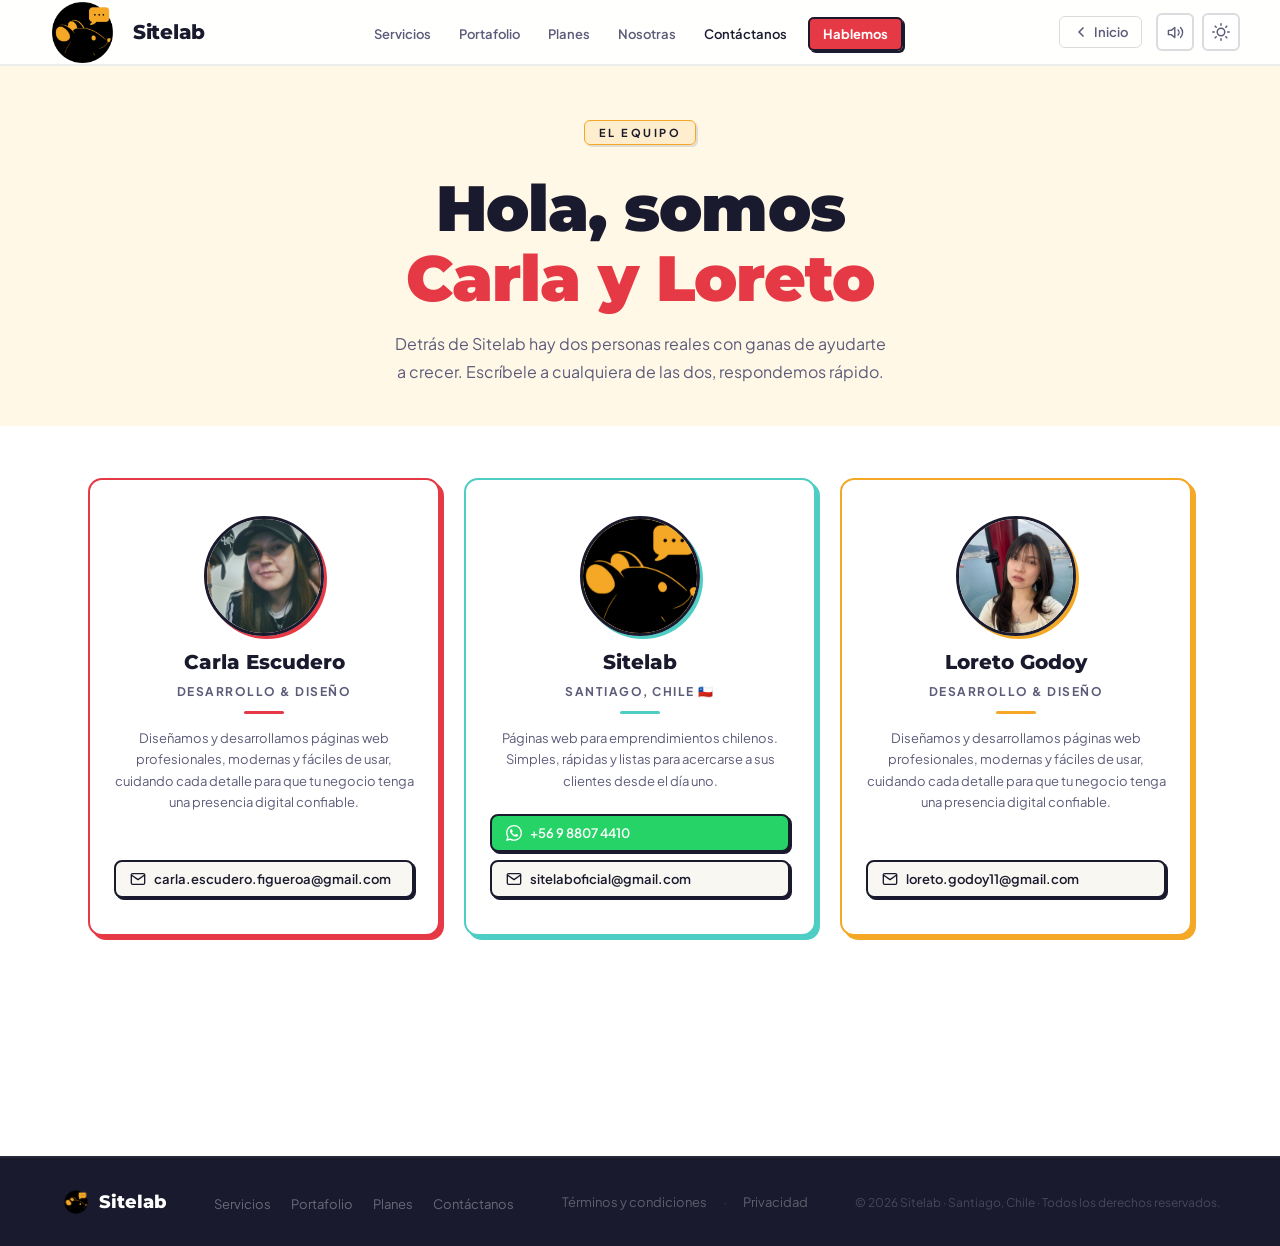
<file: contacto.html>
<!DOCTYPE html>
<html lang="es" data-theme="light">
<head>
  <meta charset="UTF-8">
  <title>Contáctanos — Sitelab</title>
  <meta name="viewport" content="width=device-width, initial-scale=1.0">
  <link rel="preconnect" href="https://fonts.googleapis.com">
  <link href="https://fonts.googleapis.com/css2?family=Montserrat:ital,wght@0,400;0,600;0,700;0,800;0,900;1,800&family=Plus+Jakarta+Sans:wght@300;400;500;600;700&display=swap" rel="stylesheet">
  <link rel="stylesheet" href="assets/css/style.css">
</head>
<body>
<!-- NAV -->
<nav id="navbar">
  <a href="index.html" class="nav-logo">
    <img src="assets/imagenes/logo_sitelab.png" alt="Sitelab">
    Sitelab
  </a>
  <ul class="nav-links">
    <li><a href="index.html#servicios">Servicios</a></li>
    <li><a href="index.html#portfolio">Portafolio</a></li>
    <li><a href="index.html#planes">Planes</a></li>
    <li><a href="index.html#nosotras">Nosotras</a></li>
    <li><a href="contacto.html" class="nav-contacto">Contáctanos</a></li>
    <li><a href="index.html#contacto" class="nav-cta">Hablemos</a></li>
  </ul>
  <div class="nav-right"><a href="index.html" class="nav-back" aria-label="Volver al inicio"><svg width="16" height="16" viewBox="0 0 24 24" fill="none" stroke="currentColor" stroke-width="2.5" stroke-linecap="round" stroke-linejoin="round"><polyline points="15 18 9 12 15 6"/></svg>Inicio</a>
    <button class="tts-toggle" id="ttsToggle" aria-label="Leer página en voz alta" title="Leer en voz alta">
      <svg class="icon-tts-play" width="17" height="17" viewBox="0 0 24 24" fill="none" stroke="currentColor" stroke-width="2" stroke-linecap="round" stroke-linejoin="round">
        <polygon points="11 5 6 9 2 9 2 15 6 15 11 19 11 5"/>
        <path d="M19.07 4.93a10 10 0 0 1 0 14.14M15.54 8.46a5 5 0 0 1 0 7.07"/>
      </svg>
      <svg class="icon-tts-stop" width="17" height="17" viewBox="0 0 24 24" fill="none" stroke="currentColor" stroke-width="2" stroke-linecap="round" stroke-linejoin="round" style="display:none;">
        <rect x="6" y="6" width="12" height="12" rx="2"/>
      </svg>
    </button>
    <button class="theme-toggle" id="themeToggle" aria-label="Cambiar tema">
      <svg class="icon-sun" width="18" height="18" viewBox="0 0 24 24" fill="none" stroke="currentColor" stroke-width="2" stroke-linecap="round" stroke-linejoin="round">
        <circle cx="12" cy="12" r="5"/>
        <line x1="12" y1="1" x2="12" y2="3"/><line x1="12" y1="21" x2="12" y2="23"/>
        <line x1="4.22" y1="4.22" x2="5.64" y2="5.64"/><line x1="18.36" y1="18.36" x2="19.78" y2="19.78"/>
        <line x1="1" y1="12" x2="3" y2="12"/><line x1="21" y1="12" x2="23" y2="12"/>
        <line x1="4.22" y1="19.78" x2="5.64" y2="18.36"/><line x1="18.36" y1="5.64" x2="19.78" y2="4.22"/>
      </svg>
      <svg class="icon-moon" width="18" height="18" viewBox="0 0 24 24" fill="none" stroke="currentColor" stroke-width="2" stroke-linecap="round" stroke-linejoin="round">
        <path d="M21 12.79A9 9 0 1 1 11.21 3 7 7 0 0 0 21 12.79z"/>
      </svg>
    </button>
  </div>
</nav>
<!-- PAGE HERO -->
<section class="page-hero">
  <div class="container">
    <div class="fade-in-1" style="display:flex;justify-content:center;">
      <span class="tag">El equipo</span>
    </div>
    <h1 class="page-hero-title fade-in-2">Hola, somos<br><span class="hero-names">Carla y Loreto</span></h1>
    <p class="section-sub fade-in-3" style="margin:16px auto 0;text-align:center;max-width:500px;">Detrás de Sitelab hay dos personas reales con ganas de ayudarte a crecer. Escríbele a cualquiera de las dos, respondemos rápido.</p>
  </div>
</section>
<!-- EQUIPO -->
<section style="padding:0 0 220px;">
  <div class="container">
    <div class="team-grid">
      <!-- Carla -->
      <div class="team-card reveal reveal-delay-1">
        <div class="team-img-wrap">
          <div class="team-img-placeholder">
          <img src="assets/imagenes/carla5.JPG" alt="Foto de Carla">
        </div>
        </div>
        <h3>Carla Escudero</h3>
        <p class="team-card-rol">Desarrollo & Diseño</p>
        <div class="team-divider"></div>
        <p class="team-card-bio">Diseñamos y desarrollamos páginas web profesionales, modernas y fáciles de usar, cuidando cada detalle para que tu negocio tenga una presencia digital confiable.</p>
        <div class="team-contact-links">
          <a href="mailto:carla@sitelab.cl" class="team-contact-link team-link-mail">
            <svg width="16" height="16" viewBox="0 0 24 24" fill="none" stroke="currentColor" stroke-width="2" stroke-linecap="round" stroke-linejoin="round"><path d="M4 4h16c1.1 0 2 .9 2 2v12c0 1.1-.9 2-2 2H4c-1.1 0-2-.9-2-2V6c0-1.1.9-2 2-2z"/><polyline points="22,6 12,13 2,6"/></svg>
            carla.escudero.figueroa@gmail.com
          </a>
        </div>
      </div>
      <!-- Sitelab -->
      <div class="team-card team-card-center reveal reveal-delay-2">
        <div class="team-img-wrap">
          <div class="team-img-placeholder team-img-logo">
            <img src="assets/imagenes/logo_sitelab_grande_1.png" alt="Foto de Sitelab">
          </div>
        </div>
        <h3>Sitelab</h3>
        <p class="team-card-rol">Santiago, Chile 🇨🇱</p>
        <div class="team-divider"></div>
        <p class="team-card-bio">Páginas web para emprendimientos chilenos. Simples, rápidas y listas para acercarse a sus clientes desde el día uno.</p>
        <div class="team-contact-links">
          <a href="https://wa.me/56988074410" target="_blank" class="team-contact-link team-link-wsp">
            <svg width="16" height="16" viewBox="0 0 24 24" fill="currentColor"><path d="M17.472 14.382c-.297-.149-1.758-.867-2.03-.967-.273-.099-.471-.148-.67.15-.197.297-.767.966-.94 1.164-.173.199-.347.223-.644.075-.297-.15-1.255-.463-2.39-1.475-.883-.788-1.48-1.761-1.653-2.059-.173-.297-.018-.458.13-.606.134-.133.298-.347.446-.52.149-.174.198-.298.298-.497.099-.198.05-.371-.025-.52-.075-.149-.669-1.612-.916-2.207-.242-.579-.487-.5-.669-.51-.173-.008-.371-.01-.57-.01-.198 0-.52.074-.792.372-.272.297-1.04 1.016-1.04 2.479 0 1.462 1.065 2.875 1.213 3.074.149.198 2.096 3.2 5.077 4.487.709.306 1.262.489 1.694.625.712.227 1.36.195 1.871.118.571-.085 1.758-.719 2.006-1.413.248-.694.248-1.289.173-1.413-.074-.124-.272-.198-.57-.347m-5.421 7.403h-.004a9.87 9.87 0 01-5.031-1.378l-.361-.214-3.741.982.998-3.648-.235-.374a9.86 9.86 0 01-1.51-5.26c.001-5.45 4.436-9.884 9.888-9.884 2.64 0 5.122 1.03 6.988 2.898a9.825 9.825 0 012.893 6.994c-.003 5.45-4.437 9.884-9.885 9.884m8.413-18.297A11.815 11.815 0 0012.05 0C5.495 0 .16 5.335.157 11.892c0 2.096.547 4.142 1.588 5.945L.057 24l6.305-1.654a11.882 11.882 0 005.683 1.448h.005c6.554 0 11.89-5.335 11.893-11.893a11.821 11.821 0 00-3.48-8.413z"/></svg>
            +56 9 8807 4410
          </a>
          <a href="mailto:hola@sitelab.cl" class="team-contact-link team-link-mail">
            <svg width="16" height="16" viewBox="0 0 24 24" fill="none" stroke="currentColor" stroke-width="2" stroke-linecap="round" stroke-linejoin="round"><path d="M4 4h16c1.1 0 2 .9 2 2v12c0 1.1-.9 2-2 2H4c-1.1 0-2-.9-2-2V6c0-1.1.9-2 2-2z"/><polyline points="22,6 12,13 2,6"/></svg>
            sitelaboficial@gmail.com
          </a>
        </div>
      </div>
      <!-- Loreto -->
      <div class="team-card reveal reveal-delay-3">
        <div class="team-img-wrap">
          <div class="team-img-placeholder">
          <img src="assets/imagenes/loreto.jpg" alt="Foto de Loreto">
        </div>
        </div>
        <h3>Loreto Godoy</h3>
        <p class="team-card-rol">Desarrollo & Diseño</p>
        <div class="team-divider"></div>
        <p class="team-card-bio">Diseñamos y desarrollamos páginas web profesionales, modernas y fáciles de usar, cuidando cada detalle para que tu negocio tenga una presencia digital confiable.</p>
        <div class="team-contact-links">
          <a href="mailto:loreto@sitelab.cl" class="team-contact-link team-link-mail">
            <svg width="16" height="16" viewBox="0 0 24 24" fill="none" stroke="currentColor" stroke-width="2" stroke-linecap="round" stroke-linejoin="round"><path d="M4 4h16c1.1 0 2 .9 2 2v12c0 1.1-.9 2-2 2H4c-1.1 0-2-.9-2-2V6c0-1.1.9-2 2-2z"/><polyline points="22,6 12,13 2,6"/></svg>
            loreto.godoy11@gmail.com
          </a>
        </div>
      </div>

    </div>
  </div>
</section>
<!-- FOOTER -->
<footer>
  <div class="footer-inner">
    <a href="index.html" class="footer-logo">
      <img src="assets/imagenes/logo_sitelab.png" alt="Logo de Sitelab">
      Sitelab
    </a>
    <ul class="footer-links">
      <li><a href="index.html#servicios">Servicios</a></li>
      <li><a href="index.html#portfolio">Portafolio</a></li>
      <li><a href="index.html#planes">Planes</a></li>
      <li><a href="contacto.html">Contáctanos</a></li>
    </ul>
    <div class="footer-legal">
      <a href="terminos.html">Términos y condiciones</a>
      <span>·</span>
      <a href="privacidad.html">Privacidad</a>
    </div>
    <p class="footer-copy">© 2026 Sitelab · Santiago, Chile · Todos los derechos reservados.</p>
  </div>
</footer>
<script src="assets/js/script.js"></script>
</body>
</html>
</file>
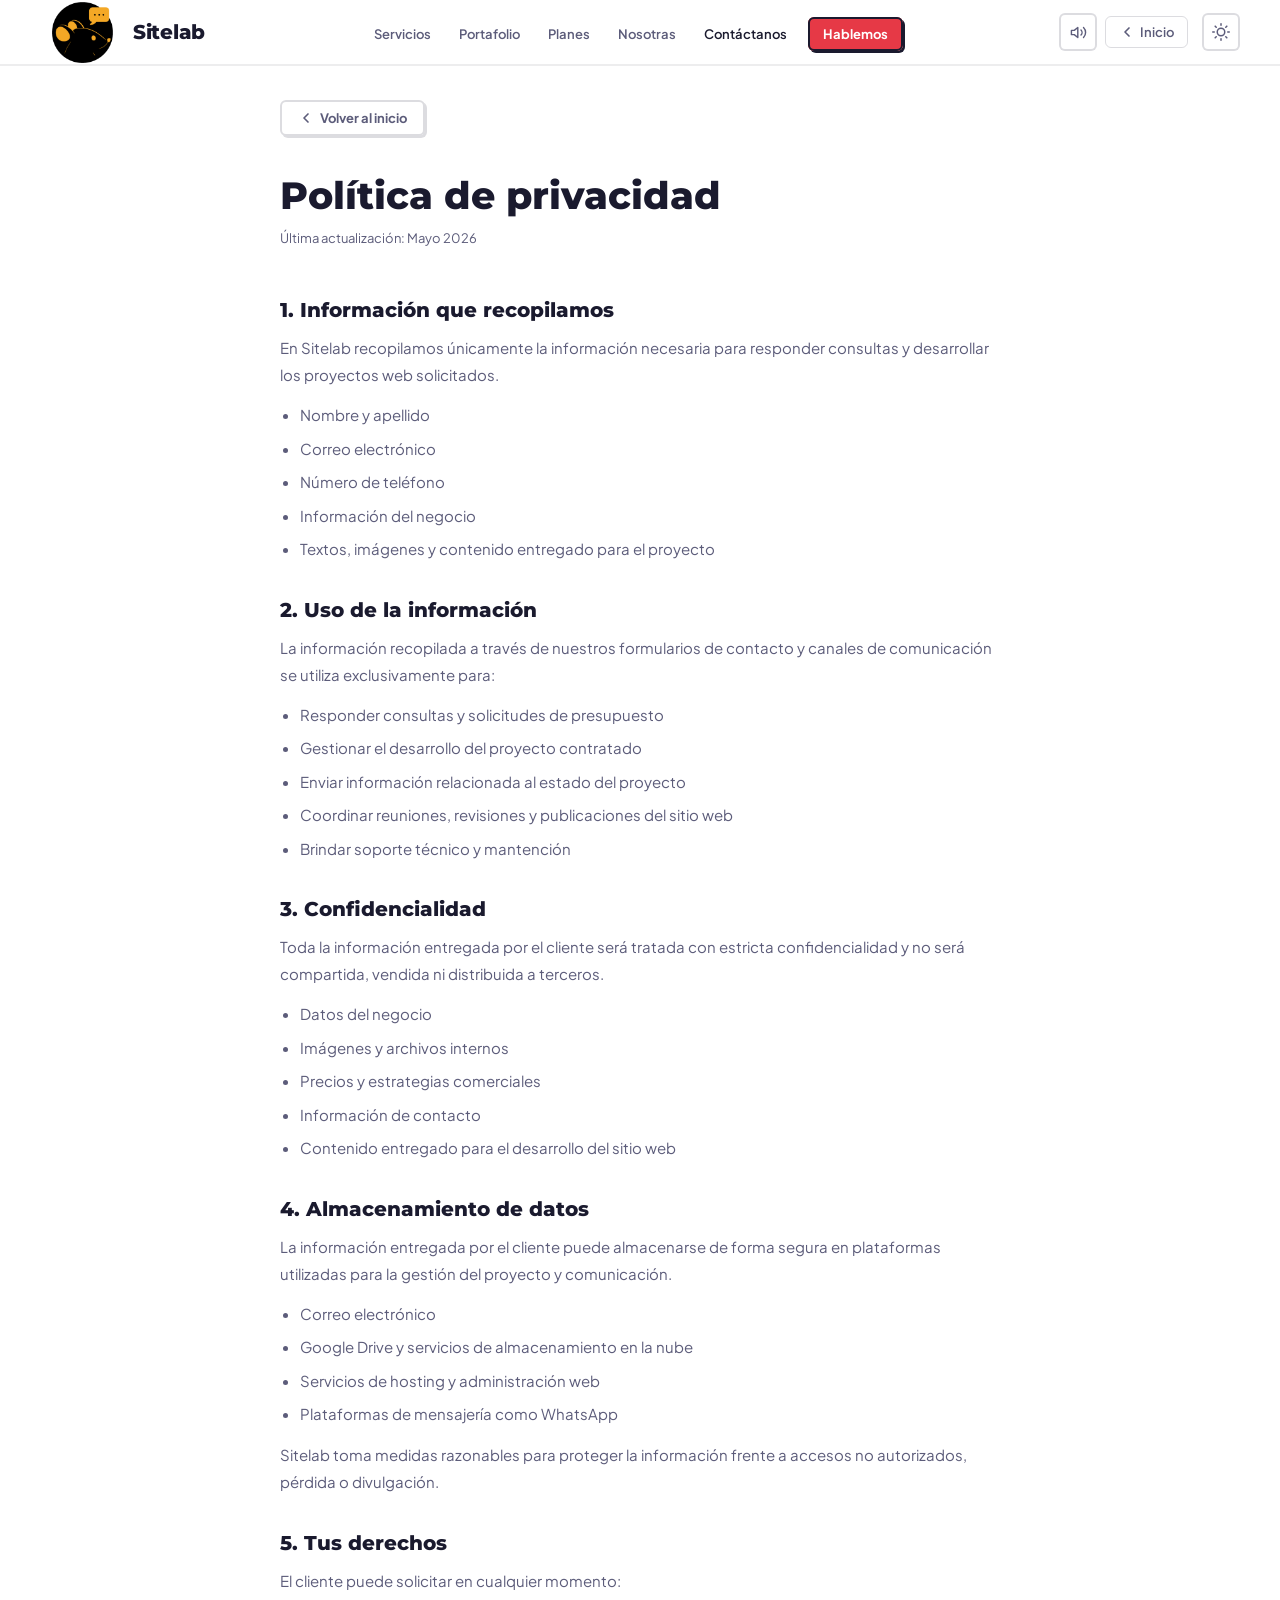
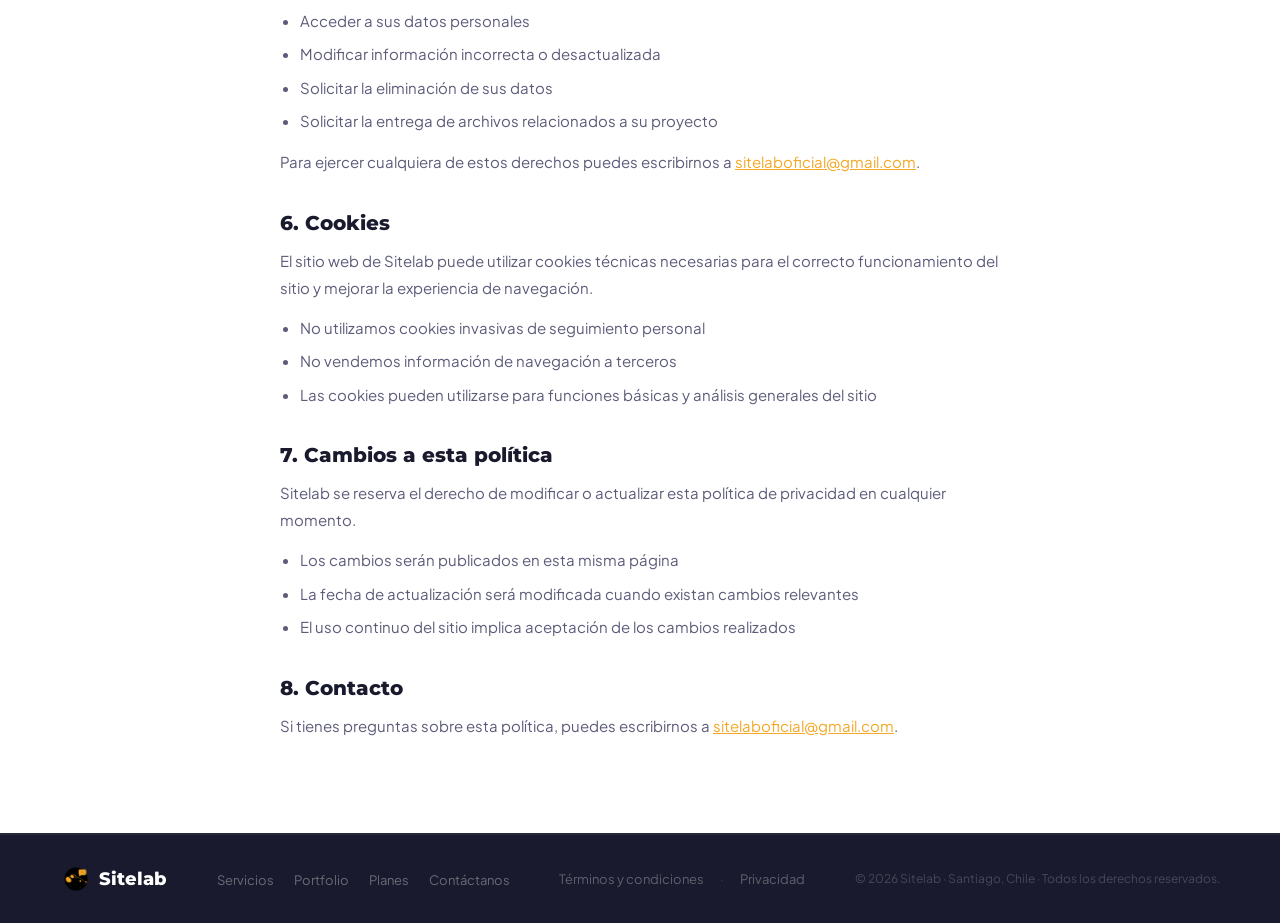
<file: privacidad.html>
<!DOCTYPE html>
<html lang="es" data-theme="light">
<head>
  <meta charset="UTF-8">
  <title>Política de privacidad — Sitelab</title>
  <meta name="viewport" content="width=device-width, initial-scale=1.0">
  <link rel="preconnect" href="https://fonts.googleapis.com">
  <link href="https://fonts.googleapis.com/css2?family=Montserrat:ital,wght@0,400;0,600;0,700;0,800;0,900;1,800&family=Plus+Jakarta+Sans:wght@300;400;500;600;700&display=swap" rel="stylesheet">
  <link rel="stylesheet" href="assets/css/style.css">
</head>
<body>
<!-- NAV -->
<nav id="navbar">
  <a href="index.html" class="nav-logo">
   <img src="assets/imagenes/logo_sitelab.png" alt="Sitelab">
    Sitelab
  </a>
  <ul class="nav-links">
    <li><a href="index.html#servicios">Servicios</a></li>
    <li><a href="index.html#portfolio">Portafolio</a></li>
    <li><a href="index.html#planes">Planes</a></li>
    <li><a href="index.html#nosotras">Nosotras</a></li>
    <li><a href="contacto.html" class="nav-contacto">Contáctanos</a></li>
    <li><a href="index.html#contacto" class="nav-cta">Hablemos</a></li>
  </ul>
  <div class="nav-right"><button class="tts-toggle" id="ttsToggle" aria-label="Leer página en voz alta" title="Leer en voz alta"><svg class="icon-tts-play" width="17" height="17" viewBox="0 0 24 24" fill="none" stroke="currentColor" stroke-width="2" stroke-linecap="round" stroke-linejoin="round"><polygon points="11 5 6 9 2 9 2 15 6 15 11 19 11 5"/><path d="M19.07 4.93a10 10 0 0 1 0 14.14M15.54 8.46a5 5 0 0 1 0 7.07"/></svg><svg class="icon-tts-stop" width="17" height="17" viewBox="0 0 24 24" fill="none" stroke="currentColor" stroke-width="2" stroke-linecap="round" stroke-linejoin="round" style="display:none;"><rect x="6" y="6" width="12" height="12" rx="2"/></svg></button><a href="index.html" class="nav-back" aria-label="Volver al inicio"><svg width="16" height="16" viewBox="0 0 24 24" fill="none" stroke="currentColor" stroke-width="2.5" stroke-linecap="round" stroke-linejoin="round"><polyline points="15 18 9 12 15 6"/></svg>Inicio</a>
    <button class="theme-toggle" id="themeToggle" aria-label="Cambiar tema">
      <svg class="icon-sun" width="18" height="18" viewBox="0 0 24 24" fill="none" stroke="currentColor" stroke-width="2" stroke-linecap="round" stroke-linejoin="round">
        <circle cx="12" cy="12" r="5"/>
        <line x1="12" y1="1" x2="12" y2="3"/><line x1="12" y1="21" x2="12" y2="23"/>
        <line x1="4.22" y1="4.22" x2="5.64" y2="5.64"/><line x1="18.36" y1="18.36" x2="19.78" y2="19.78"/>
        <line x1="1" y1="12" x2="3" y2="12"/><line x1="21" y1="12" x2="23" y2="12"/>
        <line x1="4.22" y1="19.78" x2="5.64" y2="18.36"/><line x1="18.36" y1="5.64" x2="19.78" y2="4.22"/>
      </svg>
      <svg class="icon-moon" width="18" height="18" viewBox="0 0 24 24" fill="none" stroke="currentColor" stroke-width="2" stroke-linecap="round" stroke-linejoin="round">
        <path d="M21 12.79A9 9 0 1 1 11.21 3 7 7 0 0 0 21 12.79z"/>
      </svg>
    </button>
  </div>
</nav>
<!-- CONTENIDO LEGAL -->
<div class="legal-wrap">
  <div class="container">
    <div class="legal-content">
      <a href="index.html" class="legal-back">
        <svg width="16" height="16" viewBox="0 0 24 24" fill="none" stroke="currentColor" stroke-width="2.5" stroke-linecap="round" stroke-linejoin="round"><polyline points="15 18 9 12 15 6"/></svg>
        Volver al inicio
      </a>
      <h1>Política de privacidad</h1>
      <p class="legal-date">Última actualización: Mayo 2026</p>
      <h2>1. Información que recopilamos</h2>
      <p>
      En Sitelab recopilamos únicamente la información necesaria para responder consultas
      y desarrollar los proyectos web solicitados.
      </p>
      <ul>
        <li>Nombre y apellido</li>
        <li>Correo electrónico</li>
        <li>Número de teléfono</li>
        <li>Información del negocio</li>
        <li>Textos, imágenes y contenido entregado para el proyecto</li>
      </ul>
      <h2>2. Uso de la información</h2>
      <p>
        La información recopilada a través de nuestros formularios de contacto y canales de comunicación
        se utiliza exclusivamente para:
        </p>
        <ul>
          <li>Responder consultas y solicitudes de presupuesto</li>
          <li>Gestionar el desarrollo del proyecto contratado</li>
          <li>Enviar información relacionada al estado del proyecto</li>
          <li>Coordinar reuniones, revisiones y publicaciones del sitio web</li>
          <li>Brindar soporte técnico y mantención</li>
        </ul>
      <h2>3. Confidencialidad</h2>
      <p>
      Toda la información entregada por el cliente será tratada con estricta confidencialidad
      y no será compartida, vendida ni distribuida a terceros.
      </p>
      <ul>
        <li>Datos del negocio</li>
        <li>Imágenes y archivos internos</li>
        <li>Precios y estrategias comerciales</li>
        <li>Información de contacto</li>
        <li>Contenido entregado para el desarrollo del sitio web</li>
      </ul>
      <h2>4. Almacenamiento de datos</h2>
      <p>
      La información entregada por el cliente puede almacenarse de forma segura en plataformas utilizadas
      para la gestión del proyecto y comunicación.
      </p>
      <ul>
        <li>Correo electrónico</li>
        <li>Google Drive y servicios de almacenamiento en la nube</li>
        <li>Servicios de hosting y administración web</li>
        <li>Plataformas de mensajería como WhatsApp</li>
      </ul>
      <p>
      Sitelab toma medidas razonables para proteger la información frente a accesos no autorizados,
      pérdida o divulgación.
      </p>
      <h2>5. Tus derechos</h2>
      <p>
      El cliente puede solicitar en cualquier momento:
      </p>
      <ul>
        <li>Acceder a sus datos personales</li>
        <li>Modificar información incorrecta o desactualizada</li>
        <li>Solicitar la eliminación de sus datos</li>
        <li>Solicitar la entrega de archivos relacionados a su proyecto</li>
      </ul>
      <p>
      Para ejercer cualquiera de estos derechos puedes escribirnos a
      <a href="mailto:sitelaboficial@gmail.com" style="color:var(--yellow);">sitelaboficial@gmail.com</a>.
      </p>
      <h2>6. Cookies</h2>
      <p>
      El sitio web de Sitelab puede utilizar cookies técnicas necesarias para el correcto funcionamiento
      del sitio y mejorar la experiencia de navegación.
      </p>
      <ul>
        <li>No utilizamos cookies invasivas de seguimiento personal</li>
        <li>No vendemos información de navegación a terceros</li>
        <li>Las cookies pueden utilizarse para funciones básicas y análisis generales del sitio</li>
      </ul>
      <h2>7. Cambios a esta política</h2>
      <p>
        Sitelab se reserva el derecho de modificar o actualizar esta política de privacidad
        en cualquier momento.
        </p>
        <ul>
          <li>Los cambios serán publicados en esta misma página</li>
          <li>La fecha de actualización será modificada cuando existan cambios relevantes</li>
          <li>El uso continuo del sitio implica aceptación de los cambios realizados</li>
        </ul>
      <h2>8. Contacto</h2>
      <p>
        Si tienes preguntas sobre esta política, puedes escribirnos a <a href="mailto:sitelaboficial@gmail.com" style="color:var(--yellow);">sitelaboficial@gmail.com</a>.
      </p>
    </div>
  </div>
</div>
<!-- FOOTER -->
<footer>
  <div class="footer-inner">
    <a href="index.html" class="footer-logo">
       <img src="assets/imagenes/logo_sitelab.png" alt="Sitelab">
      Sitelab
    </a>
    <ul class="footer-links">
      <li><a href="index.html#servicios">Servicios</a></li>
      <li><a href="index.html#portafolio">Portfolio</a></li>
      <li><a href="index.html#planes">Planes</a></li>
      <li><a href="contacto.html">Contáctanos</a></li>
    </ul>
    <div class="footer-legal">
      <a href="terminos.html">Términos y condiciones</a>
      <span>·</span>
      <a href="privacidad.html">Privacidad</a>
    </div>
    <p class="footer-copy">© 2026 Sitelab · Santiago, Chile · Todos los derechos reservados.</p>
  </div>
</footer>
<script src="assets/js/script.js"></script>
</body>
</html>
</file>
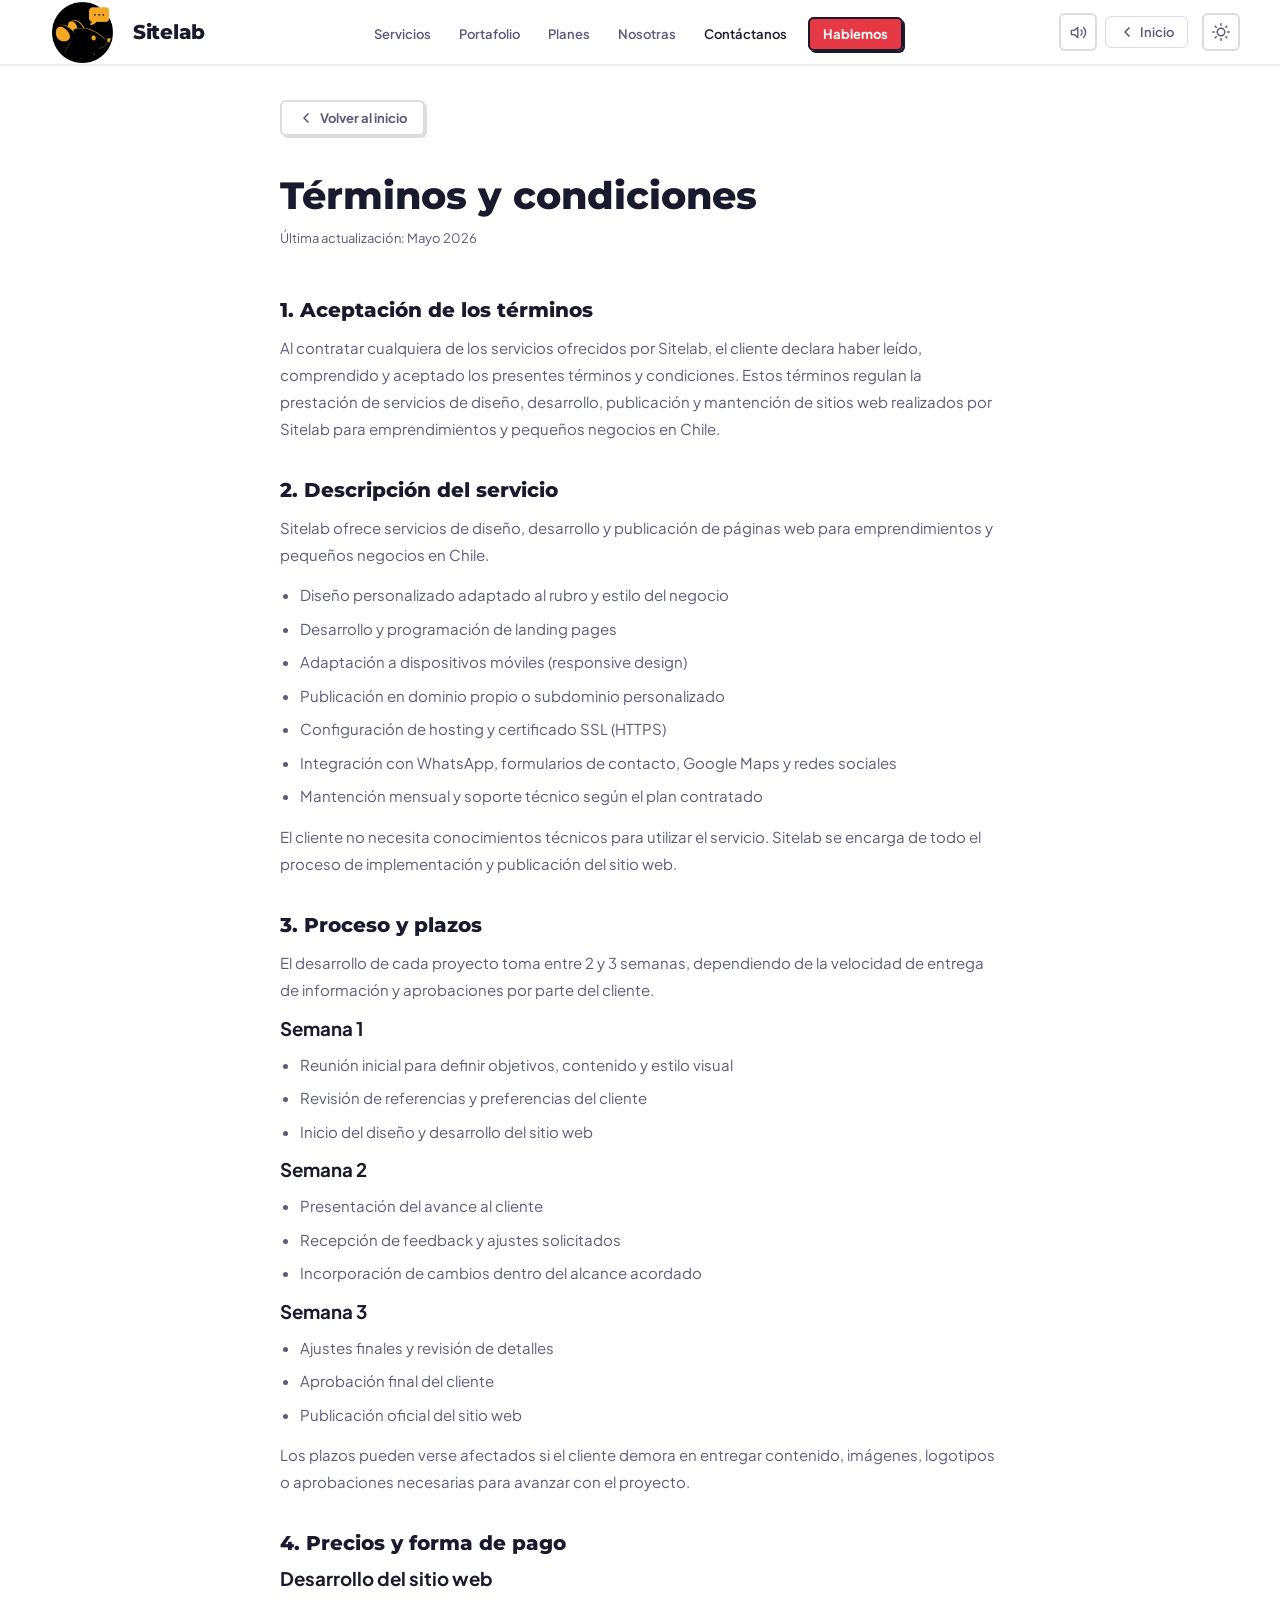
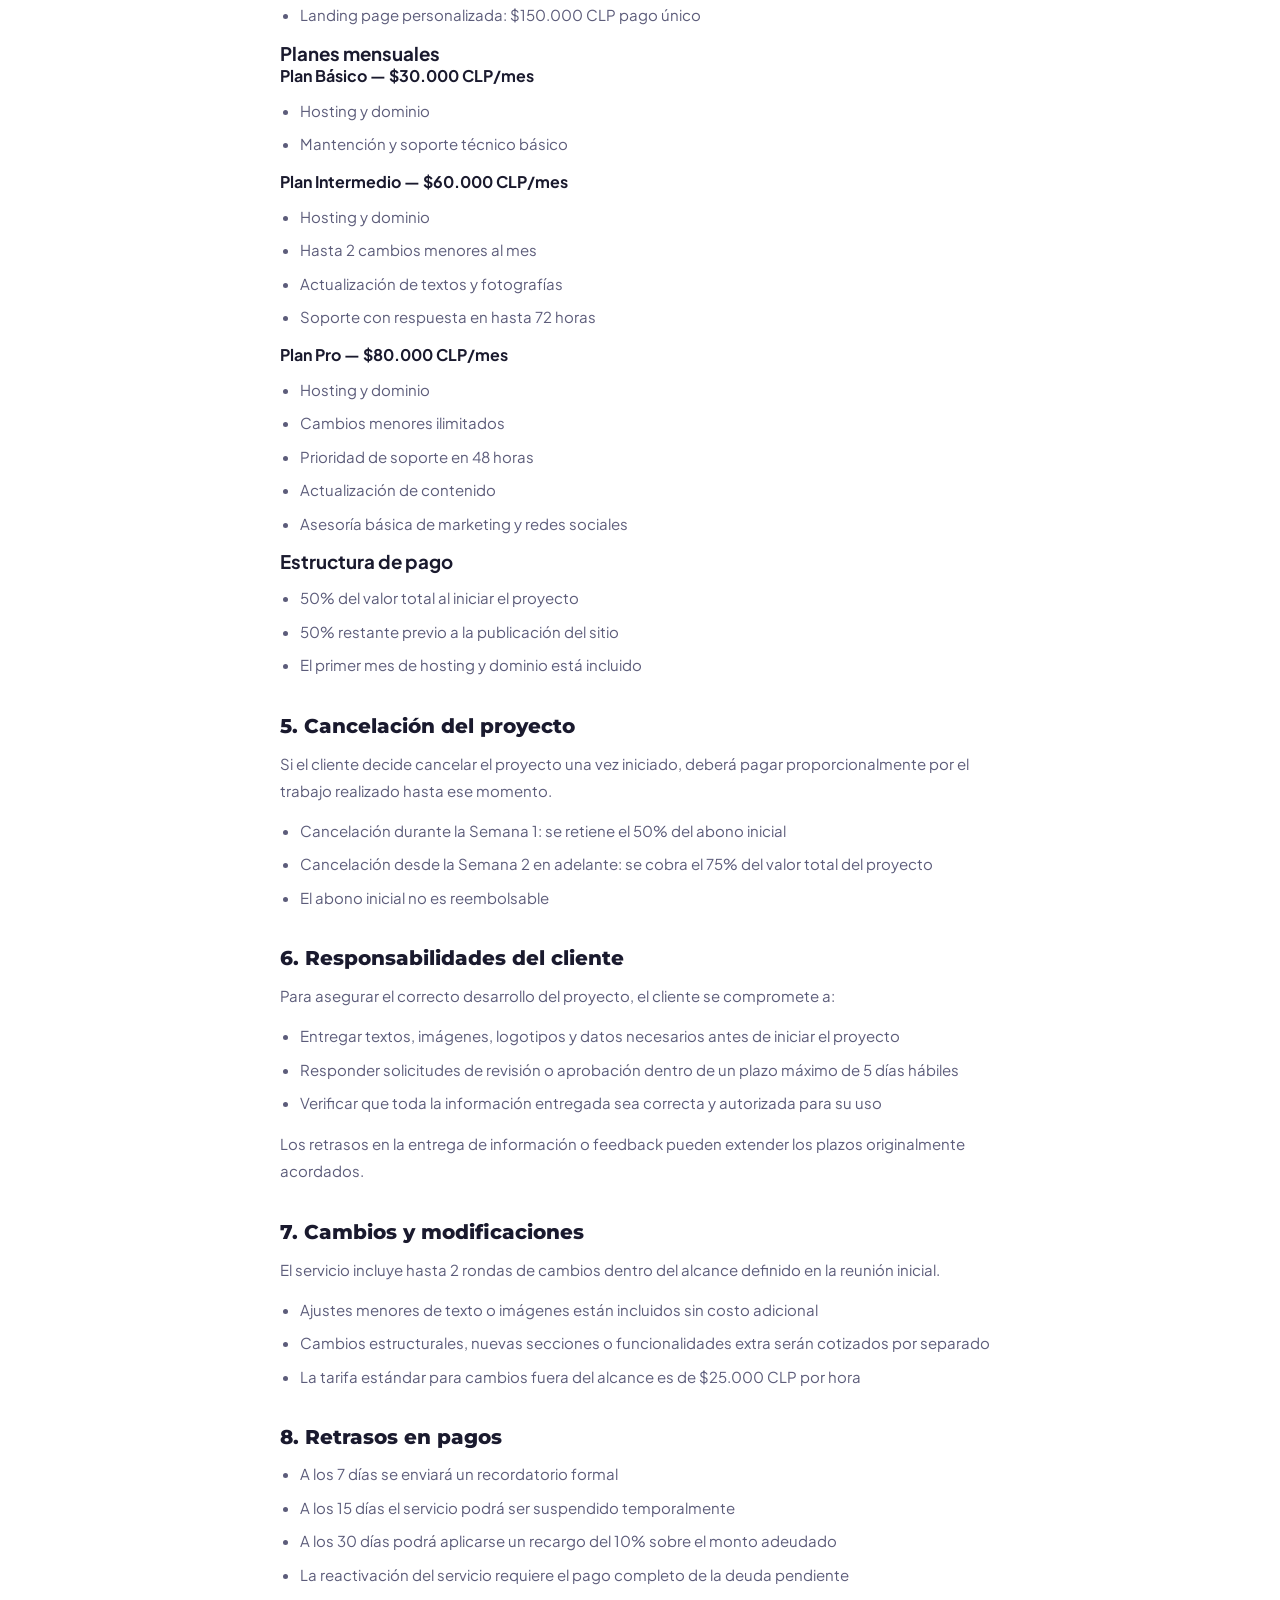
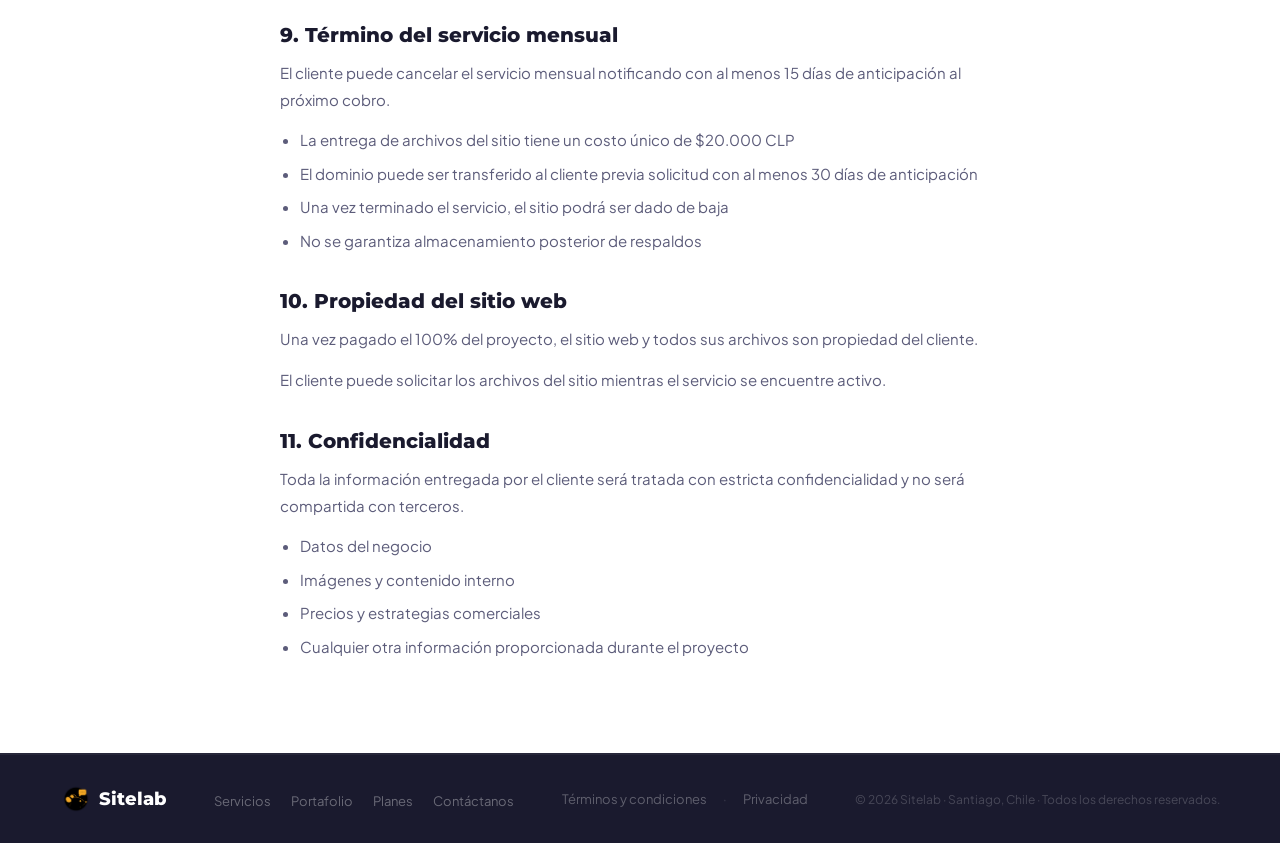
<file: terminos.html>
<!DOCTYPE html>
<html lang="es" data-theme="light">
<head>
  <meta charset="UTF-8">
  <title>Términos y condiciones — Sitelab</title>
  <meta name="viewport" content="width=device-width, initial-scale=1.0">
  <link rel="preconnect" href="https://fonts.googleapis.com">
  <link href="https://fonts.googleapis.com/css2?family=Montserrat:ital,wght@0,400;0,600;0,700;0,800;0,900;1,800&family=Plus+Jakarta+Sans:wght@300;400;500;600;700&display=swap" rel="stylesheet">
  <link rel="stylesheet" href="assets/css/style.css">
</head>
<body>
<!-- NAV -->
<nav id="navbar">
  <a href="index.html" class="nav-logo">
    <img src="assets/imagenes/logo_sitelab.png" alt="Sitelab">
    Sitelab
  </a>
  <ul class="nav-links">
    <li><a href="index.html#servicios">Servicios</a></li>
    <li><a href="index.html#portfolio">Portafolio</a></li>
    <li><a href="index.html#planes">Planes</a></li>
    <li><a href="index.html#nosotras">Nosotras</a></li>
    <li><a href="contacto.html" class="nav-contacto">Contáctanos</a></li>
    <li><a href="index.html#contacto" class="nav-cta">Hablemos</a></li>
  </ul>
  <div class="nav-right"><button class="tts-toggle" id="ttsToggle" aria-label="Leer página en voz alta" title="Leer en voz alta"><svg class="icon-tts-play" width="17" height="17" viewBox="0 0 24 24" fill="none" stroke="currentColor" stroke-width="2" stroke-linecap="round" stroke-linejoin="round"><polygon points="11 5 6 9 2 9 2 15 6 15 11 19 11 5"/><path d="M19.07 4.93a10 10 0 0 1 0 14.14M15.54 8.46a5 5 0 0 1 0 7.07"/></svg><svg class="icon-tts-stop" width="17" height="17" viewBox="0 0 24 24" fill="none" stroke="currentColor" stroke-width="2" stroke-linecap="round" stroke-linejoin="round" style="display:none;"><rect x="6" y="6" width="12" height="12" rx="2"/></svg></button><a href="index.html" class="nav-back" aria-label="Volver al inicio"><svg width="16" height="16" viewBox="0 0 24 24" fill="none" stroke="currentColor" stroke-width="2.5" stroke-linecap="round" stroke-linejoin="round"><polyline points="15 18 9 12 15 6"/></svg>Inicio</a>
    <button class="theme-toggle" id="themeToggle" aria-label="Cambiar tema">
      <svg class="icon-sun" width="18" height="18" viewBox="0 0 24 24" fill="none" stroke="currentColor" stroke-width="2" stroke-linecap="round" stroke-linejoin="round">
        <circle cx="12" cy="12" r="5"/>
        <line x1="12" y1="1" x2="12" y2="3"/><line x1="12" y1="21" x2="12" y2="23"/>
        <line x1="4.22" y1="4.22" x2="5.64" y2="5.64"/><line x1="18.36" y1="18.36" x2="19.78" y2="19.78"/>
        <line x1="1" y1="12" x2="3" y2="12"/><line x1="21" y1="12" x2="23" y2="12"/>
        <line x1="4.22" y1="19.78" x2="5.64" y2="18.36"/><line x1="18.36" y1="5.64" x2="19.78" y2="4.22"/>
      </svg>
      <svg class="icon-moon" width="18" height="18" viewBox="0 0 24 24" fill="none" stroke="currentColor" stroke-width="2" stroke-linecap="round" stroke-linejoin="round">
        <path d="M21 12.79A9 9 0 1 1 11.21 3 7 7 0 0 0 21 12.79z"/>
      </svg>
    </button>
  </div>
</nav>
<!-- CONTENIDO LEGAL -->
<div class="legal-wrap">
  <div class="container">
    <div class="legal-content">
      <a href="index.html" class="legal-back">
        <svg width="16" height="16" viewBox="0 0 24 24" fill="none" stroke="currentColor" stroke-width="2.5" stroke-linecap="round" stroke-linejoin="round"><polyline points="15 18 9 12 15 6"/></svg>
        Volver al inicio
      </a>
      <h1>Términos y condiciones</h1>
      <p class="legal-date">Última actualización: Mayo 2026</p>
      <h2>1. Aceptación de los términos</h2>
        <p>
        Al contratar cualquiera de los servicios ofrecidos por Sitelab, el cliente declara haber leído,
        comprendido y aceptado los presentes términos y condiciones. Estos términos regulan la prestación
        de servicios de diseño, desarrollo, publicación y mantención de sitios web realizados por Sitelab
        para emprendimientos y pequeños negocios en Chile.
        </p>
      <h2>2. Descripción del servicio</h2>
      <p>
        Sitelab ofrece servicios de diseño, desarrollo y publicación de páginas web para emprendimientos
        y pequeños negocios en Chile.
        </p>
        <ul>
          <li>Diseño personalizado adaptado al rubro y estilo del negocio</li>
          <li>Desarrollo y programación de landing pages</li>
          <li>Adaptación a dispositivos móviles (responsive design)</li>
          <li>Publicación en dominio propio o subdominio personalizado</li>
          <li>Configuración de hosting y certificado SSL (HTTPS)</li>
          <li>Integración con WhatsApp, formularios de contacto, Google Maps y redes sociales</li>
          <li>Mantención mensual y soporte técnico según el plan contratado</li>
        </ul>
        <p>
        El cliente no necesita conocimientos técnicos para utilizar el servicio. Sitelab se encarga
        de todo el proceso de implementación y publicación del sitio web.
        </p>
      <h2>3. Proceso y plazos</h2>
      <p>
        El desarrollo de cada proyecto toma entre 2 y 3 semanas, dependiendo de la velocidad de entrega
        de información y aprobaciones por parte del cliente.
        </p>
        <h3>Semana 1</h3>
        <ul>
          <li>Reunión inicial para definir objetivos, contenido y estilo visual</li>
          <li>Revisión de referencias y preferencias del cliente</li>
          <li>Inicio del diseño y desarrollo del sitio web</li>
        </ul>
        <h3>Semana 2</h3>
        <ul>
          <li>Presentación del avance al cliente</li>
          <li>Recepción de feedback y ajustes solicitados</li>
          <li>Incorporación de cambios dentro del alcance acordado</li>
        </ul>
        <h3>Semana 3</h3>
        <ul>
          <li>Ajustes finales y revisión de detalles</li>
          <li>Aprobación final del cliente</li>
          <li>Publicación oficial del sitio web</li>
        </ul>
        <p>
        Los plazos pueden verse afectados si el cliente demora en entregar contenido, imágenes,
        logotipos o aprobaciones necesarias para avanzar con el proyecto.
        </p>
      <h2>4. Precios y forma de pago</h2>
      <h3>Desarrollo del sitio web</h3>
        <ul>
          <li>Landing page personalizada: $150.000 CLP pago único</li>
        </ul>
        <h3>Planes mensuales</h3>
        <h4>Plan Básico — $30.000 CLP/mes</h4>
        <ul>
          <li>Hosting y dominio</li>
          <li>Mantención y soporte técnico básico</li>
        </ul>
        <h4>Plan Intermedio — $60.000 CLP/mes</h4>
        <ul>
          <li>Hosting y dominio</li>
          <li>Hasta 2 cambios menores al mes</li>
          <li>Actualización de textos y fotografías</li>
          <li>Soporte con respuesta en hasta 72 horas</li>
        </ul>
        <h4>Plan Pro — $80.000 CLP/mes</h4>
        <ul>
          <li>Hosting y dominio</li>
          <li>Cambios menores ilimitados</li>
          <li>Prioridad de soporte en 48 horas</li>
          <li>Actualización de contenido</li>
          <li>Asesoría básica de marketing y redes sociales</li>
        </ul>
        <h3>Estructura de pago</h3>
        <ul>
          <li>50% del valor total al iniciar el proyecto</li>
          <li>50% restante previo a la publicación del sitio</li>
          <li>El primer mes de hosting y dominio está incluido</li>
        </ul>
      <h2>5. Cancelación del proyecto</h2>
      <p>
        Si el cliente decide cancelar el proyecto una vez iniciado, deberá pagar proporcionalmente
        por el trabajo realizado hasta ese momento.
        </p>

        <ul>
          <li>Cancelación durante la Semana 1: se retiene el 50% del abono inicial</li>
          <li>Cancelación desde la Semana 2 en adelante: se cobra el 75% del valor total del proyecto</li>
          <li>El abono inicial no es reembolsable</li>
        </ul>
      <h2>6. Responsabilidades del cliente</h2>
      <p>
      Para asegurar el correcto desarrollo del proyecto, el cliente se compromete a:
      </p>
      <ul>
        <li>Entregar textos, imágenes, logotipos y datos necesarios antes de iniciar el proyecto</li>
        <li>Responder solicitudes de revisión o aprobación dentro de un plazo máximo de 5 días hábiles</li>
        <li>Verificar que toda la información entregada sea correcta y autorizada para su uso</li>
      </ul>
      <p>
      Los retrasos en la entrega de información o feedback pueden extender los plazos originalmente acordados.
      </p>
      <h2>7. Cambios y modificaciones</h2>
      <p>
      El servicio incluye hasta 2 rondas de cambios dentro del alcance definido en la reunión inicial.
      </p>
      <ul>
        <li>Ajustes menores de texto o imágenes están incluidos sin costo adicional</li>
        <li>Cambios estructurales, nuevas secciones o funcionalidades extra serán cotizados por separado</li>
        <li>La tarifa estándar para cambios fuera del alcance es de $25.000 CLP por hora</li>
      </ul>
      <h2>8. Retrasos en pagos</h2>
      <ul>
        <li>A los 7 días se enviará un recordatorio formal</li>
        <li>A los 15 días el servicio podrá ser suspendido temporalmente</li>
        <li>A los 30 días podrá aplicarse un recargo del 10% sobre el monto adeudado</li>
        <li>La reactivación del servicio requiere el pago completo de la deuda pendiente</li>
      </ul>
      <h2>9. Término del servicio mensual</h2>
      <p>
      El cliente puede cancelar el servicio mensual notificando con al menos
      15 días de anticipación al próximo cobro.
      </p>
      <ul>
        <li>La entrega de archivos del sitio tiene un costo único de $20.000 CLP</li>
        <li>El dominio puede ser transferido al cliente previa solicitud con al menos 30 días de anticipación</li>
        <li>Una vez terminado el servicio, el sitio podrá ser dado de baja</li>
        <li>No se garantiza almacenamiento posterior de respaldos</li>
      </ul>
      <h2>10. Propiedad del sitio web</h2>
      <p>
      Una vez pagado el 100% del proyecto, el sitio web y todos sus archivos son propiedad del cliente.
      </p>
      <p>
      El cliente puede solicitar los archivos del sitio mientras el servicio se encuentre activo.
      </p>
      <h2>11. Confidencialidad</h2>
      <p>
      Toda la información entregada por el cliente será tratada con estricta confidencialidad
      y no será compartida con terceros.
      </p>
      <ul>
        <li>Datos del negocio</li>
        <li>Imágenes y contenido interno</li>
        <li>Precios y estrategias comerciales</li>
        <li>Cualquier otra información proporcionada durante el proyecto</li>
      </ul>
    </div>
  </div>
</div>
<!-- FOOTER -->
<footer>
  <div class="footer-inner">
    <a href="index.html" class="footer-logo">
       <img src="assets/imagenes/logo_sitelab.png" alt="Sitelab">
      Sitelab
    </a>
    <ul class="footer-links">
      <li><a href="index.html#servicios">Servicios</a></li>
      <li><a href="index.html#portfolio">Portafolio</a></li>
      <li><a href="index.html#planes">Planes</a></li>
      <li><a href="contacto.html">Contáctanos</a></li>
    </ul>
    <div class="footer-legal">
      <a href="terminos.html">Términos y condiciones</a>
      <span>·</span>
      <a href="privacidad.html">Privacidad</a>
    </div>
    <p class="footer-copy">© 2026 Sitelab · Santiago, Chile · Todos los derechos reservados.</p>
  </div>
</footer>

<script src="assets/js/script.js"></script>
</body>
</html>
</file>
<file: assets/css/style.css>
/* ══════════════════════════════════════════
   SITELAB · styles.css
   Paleta Cuphead: Rojo #E63946 · Amarillo #F4A825
   Teal #4ECDC4 · Coral #FF6B6B · Mint #95E1D3
   Crema #FFF8E7 · Ink #1A1A2E
   Fuentes: Montserrat 800 (títulos) + Plus Jakarta Sans (cuerpo)
   ══════════════════════════════════════════ */

*, *::before, *::after { 
  margin: 0; 
  padding: 0; 
  box-sizing: border-box; }

:root {
  --red:        #E63946;
  --red-dim:    rgba(230,57,70,0.10);
  --red-dark:   #c02535;
  --yellow:     #F4A825;
  --yellow-dim: rgba(244,168,37,0.13);
  --yellow-light: #ffc85a;
  --teal:       #4ECDC4;
  --teal-dim:   rgba(78,205,196,0.12);
  --teal-dark:  #36b0a7;
  --coral:      #FF6B6B;
  --coral-dim:  rgba(255,107,107,0.12);
  --mint:       #95E1D3;
  --mint-dim:   rgba(149,225,211,0.18);
  --cream:      #FFF8E7;
  --ink:        #1A1A2E;
  --ink-soft:   #252540;


  --black:      #1A1A2E;
  --black-soft: #252540;
  --green:      #4ECDC4;
  --green-dark: #36b0a7;
  --green-dim:  rgba(78,205,196,0.12);

  /* Light mode */
  --bg:         #FFFFFF;
  --bg-cream:   #FFF8E7;
  --bg-blush:   #FFF2F2;
  --bg-mist:    #F0FEFA;
  --bg-alt:     #F9F7F2;
  --surface:    #FFFFFF;
  --text:       #1A1A2E;
  --text-muted: #5c5c7a;
  --text-faint: #b8b8cc;
  --border:     rgba(26,26,46,0.08);
  --border-strong: rgba(26,26,46,0.15);
  --shadow:     0 4px 24px rgba(26,26,46,0.08);
  --shadow-lg:  0 14px 52px rgba(26,26,46,0.14);
  --t:          0.36s cubic-bezier(0.25,0.46,0.45,0.94);
  --t-fast:     0.16s ease;
}

[data-theme="dark"] {
  --bg:         #0f0f1a;
  --bg-cream:   #161622;
  --bg-blush:   #1a1018;
  --bg-mist:    #0f1a18;
  --bg-alt:     #141420;
  --surface:    #1e1e30;
  --text:       #f0eee8;
  --text-muted: #8888aa;
  --text-faint: #3a3a55;
  --border:     rgba(255,255,255,0.07);
  --border-strong: rgba(255,255,255,0.13);
  --shadow:     0 4px 24px rgba(0,0,0,0.45);
  --shadow-lg:  0 14px 52px rgba(0,0,0,0.6);
}

html { 
scroll-behavior: smooth; }
body { 
font-family: 'Plus Jakarta Sans', sans-serif; 
background: var(--bg); 
color: var(--text); 
overflow-x: hidden; 
transition: background var(--t), color var(--t); }

::-webkit-scrollbar { 
  width: 4px; }

::-webkit-scrollbar-track { 
  background: var(--bg); }

::-webkit-scrollbar-thumb { 
  background: var(--red); 
  border-radius: 2px; }

.container { 
  max-width: 1160px; 
  margin: 0 auto; 
  padding: 0 28px; }

section { 
  padding: 96px 0; }

/* ── SHARED TOKENS ── */
.tag {
  display: inline-block; 
  font-size: 11px; 
  font-weight: 700; 
  letter-spacing: 2.5px; 
  text-transform: uppercase;
  color: var(--ink); 
  background: var(--yellow-dim); 
  border: 1.5px solid var(--yellow);
  padding: 5px 14px; 
  border-radius: 6px; 
  margin-bottom: 16px;
  box-shadow: 2px 2px 0 rgba(26,26,46,0.12);
}
[data-theme="dark"] .tag { color: var(--yellow); }

.section-title {
  font-family: 'Montserrat', sans-serif;
  font-size: clamp(30px, 3.8vw, 50px); 
  font-weight: 800; line-height: 1.1; 
  letter-spacing: -0.3px; 
  color: var(--text);
}
.section-sub { 
  font-size: 16px; 
  color: var(--text-muted); 
  line-height: 1.75; 
  max-width: 480px; 
  margin-top: 14px; }

.section-sub.center-text { 
  margin: 14px auto 0; 
  text-align: center; }

.section-header { 
  margin-bottom: 60px; }

/* ── BUTTONS ── */
.btn-primary {
  display: inline-flex; 
  align-items: center; 
  gap: 6px;
  background: var(--ink); 
  color: #fff; 
  padding: 14px 28px; 
  border-radius: 8px;
  font-weight: 700; 
  font-size: 14px; 
  text-decoration: none;
  border: 2px solid var(--ink); 
  box-shadow: 3px 3px 0 var(--yellow);
  transition: transform var(--t-fast), box-shadow var(--t-fast);
}
.btn-primary:hover { 
  transform: translate(-2px,-2px); 
  box-shadow: 5px 5px 0 var(--yellow); }

.btn-primary:active { 
  transform: translate(1px,1px); 
  box-shadow: 1px 1px 0 var(--yellow); }
[data-theme="dark"] .btn-primary { 
  background: var(--red); 
  border-color: var(--red); 
  box-shadow: 3px 3px 0 var(--yellow); }

.btn-ghost {
  display: inline-flex; 
  align-items: center; 
  gap: 6px;
  background: transparent; 
  color: var(--text); 
  padding: 13px 26px; 
  border-radius: 8px;
  font-weight: 600; 
  font-size: 14px; 
  text-decoration: none; 
  border: 2px solid var(--border-strong);
  transition: border-color var(--t), background var(--t), color var(--t);
}
.btn-ghost:hover { 
  border-color: var(--teal); 
  background: var(--teal-dim); 
  color: var(--teal-dark); }

.btn-wsp {
  display: inline-flex; 
  align-items: center; 
  gap: 8px;
  background: #25d366; 
  color: #fff; 
  padding: 14px 28px; 
  border-radius: 8px;
  font-weight: 700; 
  font-size: 14px; 
  text-decoration: none;
  border: 2px solid #1db954; 
  box-shadow: 3px 3px 0 rgba(0,0,0,0.15);
  transition: transform var(--t-fast), box-shadow var(--t-fast);
}
.btn-wsp:hover { 
  transform: translate(-2px,-2px); 
  box-shadow: 5px 5px 0 rgba(0,0,0,0.18); }

.btn-lg { 
  padding: 16px 34px; font-size: 15px; }

.btn-cta-primary {
  display: inline-flex;
   align-items: center; 
   gap: 6px;
  background: var(--yellow); 
  color: var(--ink); 
  padding: 15px 30px; 
  border-radius: 8px;
  font-weight: 800; 
  font-size: 14px; 
  text-decoration: none;
  border: 2px solid var(--ink); 
  box-shadow: 3px 3px 0 var(--ink);
  transition: transform var(--t-fast), box-shadow var(--t-fast);
}
.btn-cta-primary:hover { 
  transform: translate(-2px,-2px); 
  box-shadow: 5px 5px 0 var(--ink); }

/* ── NAV ── */
nav {
  position: fixed; 
  top: 0; left: 0; right: 0; z-index: 100; 
  padding: 0 40px; height: 66px;
  display: flex; 
  align-items: center; 
  justify-content: space-between;
  background: rgba(255,255,255,0.93); 
  backdrop-filter: blur(16px); -webkit-backdrop-filter: blur(16px);
  border-bottom: 2px solid var(--border); 
  transition: box-shadow var(--t), background var(--t);
}
[data-theme="dark"] nav { 
  background: rgba(15,15,26,0.94); }

nav.scrolled { 
  box-shadow: 0 4px 0 rgba(26,26,46,0.07); }

.nav-logo { 
  font-family: 'Montserrat', sans-serif; 
  font-size: 20px; 
  font-weight: 800; 
  letter-spacing: -0.3px; 
  text-decoration: none; 
  color: var(--text); 
  display: flex; 
  align-items: center; 
  gap: 8px; }

.nav-logo img {
  width: 85px;
  height: 85px;
  object-fit: contain;
  display: block;
}
.nav-links { 
  display: flex; 
  align-items: center; 
  gap: 2px; list-style: none; }

.nav-links a { 
  font-size: 13px; 
  font-weight: 600; 
  color: var(--text-muted); 
  text-decoration: none; 
  padding: 7px 13px; 
  border-radius: 6px; 
  transition: color var(--t), background var(--t); }

.nav-links a:hover { 
  color: var(--text); 
  background: var(--bg-cream); }

[data-theme="dark"] .nav-links a:hover { 
  background: var(--bg-alt); }

.nav-links .nav-contacto { 
  color: var(--text); }

.nav-links .nav-cta { 
  background: var(--red); 
  color: #fff !important; 
  font-weight: 700; 
  margin-left: 6px; 
  border-radius: 6px; 
  border: 2px solid var(--ink);
   box-shadow: 2px 2px 0 var(--ink); 
   transition: transform var(--t-fast), box-shadow var(--t-fast), background var(--t); }

.nav-links .nav-cta:hover { 
  background: var(--red-dark); 
  transform: translate(-1px,-1px); 
  box-shadow: 3px 3px 0 var(--ink); }

.nav-right { 
  display: flex; 
  align-items: center; 
  gap: 8px; }
.nav-back { 
  display: inline-flex; 
  align-items: center; 
  gap: 5px; font-size: 13px; 
  font-weight: 600; 
  color: var(--text-muted); 
  text-decoration: none; 
  padding: 7px 13px; 
  border-radius: 6px; 
  border: 1.5px solid var(--border-strong); 
  margin-right: 6px; 
  transition: color var(--t), border-color var(--t), background var(--t); }

.nav-back:hover { 
  color: var(--red); 
  border-color: var(--red); 
  background: var(--red-dim); }

.theme-toggle { 
  width: 38px; 
  height: 38px; 
  border-radius: 6px; 
  border: 2px solid var(--border-strong); 
  background: var(--surface); 
  cursor: pointer; 
  display: flex; 
  align-items: center; 
  justify-content: center; 
  color: var(--text-muted); transition: border-color var(--t), color var(--t); }

.theme-toggle:hover { 
  border-color: var(--teal); 
  color: var(--teal-dark); }
[data-theme="dark"] .theme-toggle:hover { 
  color: var(--teal); }
[data-theme="light"] .icon-moon { display: none; }
[data-theme="dark"] .icon-sun { display: none; }

/* TTS — mismo tamaño que el theme toggle */
.tts-toggle {
  width: 38px; height: 38px; 
  border-radius: 6px;
  border: 2px solid var(--border-strong); 
  background: var(--surface);
  cursor: pointer; 
  display: flex; 
  align-items: center; 
  justify-content: center;
  color: var(--text-muted);
  transition: border-color var(--t), color var(--t), background var(--t);
  position: relative;
}
.tts-toggle:hover { border-color: var(--red); color: var(--red); }
.tts-toggle.tts-active {
  border-color: var(--red); color: var(--red);
  background: var(--red-dim);
  animation: tts-pulse 1.8s ease-in-out infinite;
}
@keyframes tts-pulse {
  0%, 100% { box-shadow: 0 0 0 0 rgba(230,57,70,0); }
  50%       { box-shadow: 0 0 0 5px rgba(230,57,70,0.18); }
}

/* ── Menú hamburguesa ── */
.nav-hamburger {
  display: none;
  flex-direction: column; 
  justify-content: center; 
  align-items: center;
  gap: 5px; width: 38px; 
  height: 38px; 
  border-radius: 6px;
  border: 2px solid var(--border-strong); 
  background: var(--surface);
  cursor: pointer; 
  padding: 0;
}
.nav-hamburger span {
  display: block; 
  width: 18px; 
  height: 2px;
  background: var(--text); 
  border-radius: 2px;
  transition: transform 0.3s ease, opacity 0.3s ease, width 0.3s ease;
}
.nav-hamburger.open span:nth-child(1) { 
  transform: translateY(7px) rotate(45deg); }
.nav-hamburger.open span:nth-child(2) { 
  opacity: 0; width: 0; }
.nav-hamburger.open span:nth-child(3) { 
  transform: translateY(-7px) rotate(-45deg); }

.nav-mobile-overlay {
  display: none; 
  position: fixed; 
  inset: 0; 
  z-index: 149;
  background: rgba(26,26,46,0.55); 
  backdrop-filter: blur(3px);
  opacity: 0; transition: opacity 0.3s ease;
}
.nav-mobile-overlay.active { 
  display: block; opacity: 1; }

.nav-mobile-menu {
  position: fixed; 
  top: 0; right: 0; 
  bottom: 0; 
  z-index: 150;
  width: min(320px, 85vw);
  background: var(--bg-cream); border-left: 2px solid var(--border);
  padding: 80px 32px 40px;
  display: flex; 
  flex-direction: column; 
  gap: 8px;
  transform: translateX(100%);
  transition: transform 0.35s cubic-bezier(0.25,0.46,0.45,0.94);
  box-shadow: -8px 0 40px rgba(26,26,46,0.15);
}
[data-theme="dark"] .nav-mobile-menu { 
  background: var(--bg-alt); }
.nav-mobile-menu.open { 
  transform: translateX(0); }

.nav-mobile-close {
  position: absolute; 
  top: 18px; 
  right: 20px;
  width: 38px; 
  height: 38px; 
  border-radius: 6px;
  border: 2px solid var(--border-strong); 
  background: var(--surface);
  cursor: pointer;
  display: flex; 
  align-items: center; 
  justify-content: center;
  color: var(--text); 
  transition: border-color var(--t-fast), color var(--t-fast);
}
.nav-mobile-close:hover { 
  border-color: var(--red); color: var(--red); }

.nav-mobile-links { 
  list-style: none; 
  display: flex; 
  flex-direction: column; 
  gap: 4px; }

.nav-mobile-links a {
  display: block; 
  padding: 13px 16px; 
  border-radius: 8px;
  font-family: 'Montserrat', sans-serif; 
  font-size: 15px; 
  font-weight: 700;
  color: var(--text); 
  text-decoration: none; 
  border: 2px solid transparent;
  transition: border-color var(--t-fast), background var(--t-fast);
}
.nav-mobile-links li:nth-child(1) a:hover { 
  border-color: var(--red); background: var(--red-dim); }
.nav-mobile-links li:nth-child(2) a:hover { 
  border-color: var(--teal); background: var(--teal-dim); }
.nav-mobile-links li:nth-child(3) a:hover { 
  border-color: var(--yellow); background: var(--yellow-dim); }
.nav-mobile-links li:nth-child(4) a:hover { 
  border-color: var(--coral); background: var(--coral-dim); }
.nav-mobile-cta {
  display: block !important; 
  margin-top: 12px;
  background: var(--red) !important; 
  color: #fff !important;
  text-align: center; 
  border: 2px solid var(--ink) !important;
  box-shadow: 3px 3px 0 var(--ink);
}
.nav-mobile-cta:hover { 
  background: var(--red-dark) !important; }

@media (max-width: 768px) {
  .nav-hamburger { 
    display: flex; }
  .faq-list { 
    max-width: 100%; }
  .faq-question { 
    font-size: 14px; 
    padding: 16px 18px; }
  .dominio-note { 
    flex-direction: column; gap: 14px; }
}

/* ── HERO ── */
.hero { 
  min-height: 100vh; 
  padding: 120px 0 80px; 
  display: flex; 
  align-items: center; 
  position: relative; 
  overflow: hidden; 
  background: var(--bg-cream); }

[data-theme="dark"] .hero { background: var(--bg); }

.hero-blob { 
  position: absolute; 
  border-radius: 50%; 
  pointer-events: none; }

.hero-blob-1 { 
  width: 480px; 
  height: 480px; 
  top: -80px; 
  right: 4%; 
  background: radial-gradient(circle, rgba(244,168,37,0.20) 0%, transparent 68%); }

.hero-blob-2 { 
  width: 280px; 
  height: 280px; 
  bottom: -40px; 
  left: 6%; 
  background: radial-gradient(circle, rgba(78,205,196,0.14) 0%, transparent 68%); }

.hero-container { 
  position: relative; 
  z-index: 1; 
  width: 100%; }

.hero-layout { 
  display: grid; 
  grid-template-columns: 1fr 1fr; 
  gap: 48px; 
  align-items: center; }

.hero-left { 
  display: flex; 
  flex-direction: column; }

.hero-right { 
  display: flex; 
  align-items: flex-end; 
  justify-content: center; 
  position: relative; }

.hero-img-slot { 
  width: 100%; 
  min-height: 460px; 
  display: flex; 
  align-items: flex-end; 
  justify-content: center; 
  gap: 12px; }

.hero-img-slot img { 
  max-height: 460px; 
  width: auto; 
  object-fit: contain; 
  filter: drop-shadow(0 20px 40px rgba(26,26,46,0.18)); 
  animation: fadeUp 0.9s 0.5s both; }

.hero-img-placeholder { 
  width: 100%; 
  min-height: 400px; 
  border-radius: 12px; 
  border: 2px dashed rgba(78,205,196,0.4); 
  background: linear-gradient(145deg, rgba(244,168,37,0.06) 0%, rgba(78,205,196,0.06) 100%); 
  display: flex; 
  flex-direction: column; 
  align-items: center; 
  justify-content: center; 
  gap: 14px; 
  text-align: center; 
  padding: 32px; }

.hero-img-placeholder span { 
  font-size: 13px; 
  font-weight: 600; 
  line-height: 1.6; 
  color: var(--text-muted); }

.hero-img-placeholder code { 
  font-size: 11px; 
  background: var(--teal-dim); 
  color: var(--teal-dark); 
  padding: 3px 10px; 
  border-radius: 4px; 
  font-family: monospace; }

.hero-tag { 
  display: inline-flex; 
  align-items: center; 
  gap: 8px; 
  font-size: 11px; 
  font-weight: 700; 
  letter-spacing: 2.5px; 
  text-transform: uppercase; 
  color: var(--ink); 
  background: var(--yellow-dim); 
  border: 1.5px solid var(--yellow); 
  padding: 5px 14px; 
  border-radius: 6px; 
  width: fit-content; 
  margin-bottom: 22px; 
  box-shadow: 2px 2px 0 rgba(26,26,46,0.12); }

[data-theme="dark"] .hero-tag { 
  color: var(--yellow); }

.hero h1 { font-family: 'Montserrat', sans-serif; 
  font-size: clamp(32px, 3.8vw, 52px); 
  font-weight: 800; 
  line-height: 1.1; 
  letter-spacing: -0.5px; 
  color: var(--text); }

.hero h1 em { 
  font-style: normal; 
  color: var(--red); }

.hero-underline { 
  position: relative; 
  display: inline-block; }

.hero-underline::after { 
  content: ''; 
  position: absolute; 
  left: 0; 
  bottom: 3px; 
  width: 100%; 
  height: 8px; 
  background: var(--yellow); 
  z-index: -1; 
  border-radius: 2px; 
  transform: scaleX(0); 
  transform-origin: left; 
  animation: lineGrow 0.7s 0.9s cubic-bezier(0.25,0.46,0.45,0.94) forwards; }

.hero-sub { 
  font-size: 16px; 
  color: var(--text-muted); 
  line-height: 1.75; 
  max-width: 440px; 
  margin-top: 20px; }

.hero-actions { 
  display: flex; 
  gap: 12px; 
  margin-top: 32px; 
  flex-wrap: wrap; }

.fade-in-1 { 
  opacity:0; 
  animation: fadeUp 0.7s 0.1s forwards; }
.fade-in-2 { 
  opacity:0; 
  animation: fadeUp 0.8s 0.2s forwards; }
.fade-in-3 { 
  opacity:0; 
  animation: fadeUp 0.8s 0.38s forwards; }
.fade-in-4 { 
  opacity:0; 
  animation: fadeUp 0.8s 0.52s forwards; }
.fade-in-5 { 
  opacity:0; 
  animation: fadeUp 0.8s 0.65s forwards; }


/* ── POR QUÉ ── */
.porque {
  background-color: var(--bg-mist);
}


.porque-nums {
  display: grid;
  grid-template-columns: 1fr 1fr;
  gap: 0;
}

.porque-num-item {
  display: flex;
  gap: 24px;
  align-items: flex-start;
  padding: 46px 38px;
  border-bottom: 1.5px solid var(--border);
  border-right: 1.5px solid var(--border);
}

.porque-num-item:nth-child(2n) {
  border-right: none;
}

.porque-num-item:nth-child(3),
.porque-num-item:nth-child(4) {
  border-bottom: none;
}

.porque-big-num {
  font-family: 'Montserrat', sans-serif;
  font-size: 52px;
  font-weight: 900;
  line-height: 1;
  flex-shrink: 0;
  margin-top: -6px;
}

.porque-num-item:nth-child(1) .porque-big-num { 
  color: var(--red); }
.porque-num-item:nth-child(2) .porque-big-num { 
  color: var(--yellow); }
.porque-num-item:nth-child(3) .porque-big-num { 
  color: var(--teal); }
.porque-num-item:nth-child(4) .porque-big-num { 
  color: var(--coral); }

.porque-num-text h4 {
  font-family: 'Montserrat', sans-serif;
  font-size: 15px;
  font-weight: 800;
  color: var(--text);
  margin-bottom: 6px;
}

.porque-num-text p {
  font-size: 14px;
  color: var(--text-muted);
  line-height: 1.7;
}

.porque .section-title em {
  color: var(--red);
  font-style: normal;
}

.porque .btn-primary {
  margin-top: 32px;
  display: block;
  width: fit-content;
  padding: 12px 28px;
  margin-left: auto;
  margin-right: auto;
}


/* ── SERVICIOS ── */
.servicios { 
  background: var(--bg); }

.servicios-grid { 
  display: grid; 
  grid-template-columns: repeat(3,1fr); 
  gap: 18px; }

.serv-card { 
  background: var(--surface); 
  border-radius: 12px; 
  padding: 32px 26px; 
  border: 2px solid transparent; 
  transition: transform var(--t-fast), box-shadow var(--t-fast); }

.serv-card-1 { 
  border-color: var(--red);    
  box-shadow: 3px 3px 0 var(--red); }

.serv-card-2 { 
  border-color: var(--yellow);  
  box-shadow: 3px 3px 0 var(--yellow); }

.serv-card-3 { 
  border-color: var(--teal);    
  box-shadow: 3px 3px 0 var(--teal); }

.serv-card-4 { 
  border-color: var(--coral);   
  box-shadow: 3px 3px 0 var(--coral); 
  background: #fff9f9; }

[data-theme="dark"] .serv-card-4 { 
  background: var(--surface); }

.serv-card-5 { 
  border-color: var(--mint);    
  box-shadow: 3px 3px 0 var(--mint); }

[data-theme="dark"] .serv-card-5 { 
  border-color: var(--teal); 
  box-shadow: 3px 3px 0 var(--teal); }

.serv-card-6 { 
  border-color: var(--yellow-light); 
  box-shadow: 3px 3px 0 var(--yellow-light); 
  background: #fffbf0; }

[data-theme="dark"] .serv-card-6 { 
  border-color: var(--yellow); 
  box-shadow: 3px 3px 0 var(--yellow); 
  background: var(--surface); }
.serv-card:hover { 
  transform: translate(-2px,-2px); }
.serv-card-1:hover { 
  box-shadow: 5px 5px 0 var(--red); }
.serv-card-2:hover { 
  box-shadow: 5px 5px 0 var(--yellow); }
.serv-card-3:hover { 
  box-shadow: 5px 5px 0 var(--teal); }
.serv-card-4:hover { 
  box-shadow: 5px 5px 0 var(--coral); }
.serv-card-5:hover { 
  box-shadow: 5px 5px 0 var(--mint); }
.serv-card-6:hover { 
  box-shadow: 5px 5px 0 var(--yellow-light); }

.serv-icon { 
  width: 46px; 
  height: 46px; 
  border-radius: 10px; 
  display: flex; 
  align-items: center; 
  justify-content: center; 
  margin-bottom: 18px; }
.serv-card-1 .serv-icon { 
  background: var(--red-dim); 
  color: var(--red); }
.serv-card-2 .serv-icon { 
  background: var(--yellow-dim); 
  color: #8a5a00; }
.serv-card-3 .serv-icon { 
  background: var(--teal-dim); 
  color: var(--teal-dark); }
.serv-card-4 .serv-icon { 
  background: var(--coral-dim); 
  color: var(--coral); }
.serv-card-5 .serv-icon { 
  background: var(--mint-dim); 
  color: #2a9d8f; }
.serv-card-6 .serv-icon { 
  background: rgba(255,200,90,0.18); 
  color: #8a5a00; }

[data-theme="dark"] .serv-card-2 .serv-icon,
[data-theme="dark"] .serv-card-6 .serv-icon { 
  color: var(--yellow-light); }
[data-theme="dark"] .serv-card-5 .serv-icon { 
  color: var(--teal); }

.serv-num { 
  display: block; 
  font-size: 11px; 
  font-weight: 700; 
  letter-spacing: 2px; 
  color: var(--text-faint); 
  margin-bottom: 10px; }

.serv-card h3 { 
  font-family: 'Montserrat', sans-serif; 
  font-size: 17px; 
  font-weight: 800; 
  margin-bottom: 8px; 
  color: var(--text); }
.serv-card p { 
  font-size: 14px; 
  line-height: 1.6; 
  color: var(--text-muted); }

/* ── PROCESO ── */
.proceso { 
  background: var(--bg-cream); 
  position: relative; }
[data-theme="dark"] .proceso { 
  background: var(--bg-alt); }

.proceso-steps { 
  display: grid; 
  grid-template-columns: repeat(4,1fr); 
  gap: 16px; 
  margin-bottom: 40px; }

.paso { 
  background: var(--surface); 
  border-radius: 12px; 
  padding: 26px 20px; 
  border: 2px solid var(--border); 
  transition: transform var(--t-fast), box-shadow var(--t-fast); }

.paso:nth-child(1) { 
  border-color: var(--red); }
.paso:nth-child(1):hover { 
  box-shadow: 4px 4px 0 var(--red); 
  transform: translate(-2px,-2px); }

.paso:nth-child(2) { 
  border-color: var(--yellow); }

.paso:nth-child(2):hover { 
  box-shadow: 4px 4px 0 var(--yellow); 
  transform: translate(-2px,-2px); }
.paso:nth-child(3) { 
  border-color: var(--teal); }
.paso:nth-child(3):hover { 
  box-shadow: 4px 4px 0 var(--teal); 
  transform: translate(-2px,-2px); }
.paso:nth-child(4) { 
  border-color: var(--coral); }
.paso:nth-child(4):hover { 
  box-shadow: 4px 4px 0 var(--coral); 
  transform: translate(-2px,-2px); }
.paso-num { 
  width: 44px; 
  height: 44px; 
  border-radius: 8px; 
  display: flex; 
  align-items: center; 
  justify-content: center; 
  margin-bottom: 16px; 
  font-family: 'Montserrat', sans-serif; 
  font-size: 20px; font-weight: 900; 
  border: 2px solid var(--ink); 
  color: #fff; }
.paso:nth-child(1) .paso-num { 
  background: var(--red); 
  box-shadow: 2px 2px 0 var(--ink); }
.paso:nth-child(2) .paso-num { 
  background: var(--yellow); 
  color: var(--ink); 
  box-shadow: 2px 2px 0 var(--ink); }
.paso:nth-child(3) .paso-num { 
  background: var(--teal); 
  box-shadow: 2px 2px 0 var(--ink); }
.paso:nth-child(4) .paso-num { 
  background: var(--coral); 
  box-shadow: 2px 2px 0 var(--ink); }
.paso h4 { 
  font-family: 'Montserrat', sans-serif; 
  font-size: 16px; 
  font-weight: 800; 
  color: var(--text); 
  margin-bottom: 6px; }
.paso p { 
  font-size: 13px;
  color: var(--text-muted); 
  line-height: 1.6; }

.proceso-img-deco {
  position: absolute;
  top: 85px;
  left: 450px;
  width: 190px;
  height: auto;
}

@media (max-width: 768px) {
  .proceso-img-deco { display: none; }
}


/* Roadmap — efecto neon retro */
.proceso-roadmap { 
  margin-top: 36px; 
  padding: 36px 32px; 
  background: var(--surface); 
  border-radius: 12px; 
  border: 2.5px solid var(--teal); 
  box-shadow: 4px 4px 0 var(--teal), 0 0 20px rgba(78,205,196,0.15); 
  transition: box-shadow var(--t); }

.proceso-roadmap:hover { 
  box-shadow: 6px 6px 0 var(--teal), 0 0 32px rgba(78,205,196,0.22); }
.roadmap-track { 
  display: flex; 
  align-items: flex-start; 
  justify-content: space-between; 
  position: relative; 
  padding: 28px 0 48px; }

.rm-node { 
  display: flex; 
  flex-direction: column; 
  align-items: center; 
  position: relative; 
  flex: 1; }

.rm-dot { 
  width: 48px; 
  height: 48px; 
  border-radius: 50%; 
  background: var(--bg-alt); 
  border: 2.5px solid var(--border-strong); 
  display: flex; 
  align-items: center; 
  justify-content: center; 
  font-family: 'Montserrat', sans-serif; 
  font-size: 18px; 
  font-weight: 800; 
  color: var(--text); 
  z-index: 2; 
  position: relative; 
  transition: border-color var(--t), background var(--t); }

.rm-node:nth-child(1) .rm-dot { 
  border-color: var(--red); }
.rm-node:nth-child(1):hover .rm-dot { 
  background: var(--red); 
  color: #fff; 
  box-shadow: 2px 2px 0 var(--ink); }

.rm-node:nth-child(3) .rm-dot { 
  border-color: var(--yellow); }

.rm-node:nth-child(3):hover .rm-dot { 
  background: var(--yellow); 
  color: var(--ink); }

.rm-dot-final { 
  background: var(--teal) !important; 
  border-color: var(--teal) !important; 
  color: #fff !important; 
  box-shadow: 3px 3px 0 var(--ink); }
.rm-line { 
  flex: 1; 
  height: 2px; 
  margin-top: 23px; 
  align-self: flex-start; 
  background: repeating-linear-gradient(90deg, var(--teal) 0, var(--teal) 6px, transparent 6px, transparent 14px); }

.rm-label { 
  text-align: center; 
  margin-top: 14px; 
  display: flex; 
  flex-direction: column; 
  gap: 4px; }

.rm-label-bottom { 
  position: absolute; 
  top: calc(100% + 10px); 
  left: 50%; 
  transform: translateX(-50%); 
  white-space: nowrap; }

.rm-week { 
  font-family: 'Montserrat', sans-serif; 
  font-size: 14px; 
  font-weight: 800; 
  color: var(--text); }

.rm-week-final { 
  color: var(--teal-dark); }
[data-theme="dark"] .rm-week-final { color: var(--teal); }
.rm-desc { 
  font-size: 12px; 
  color: var(--text-muted); 
  line-height: 1.5; }

/* ── PORTFOLIO ── */
.portfolio { 
  background: var(--ink); }

[data-theme="dark"] .portfolio { background: var(--bg-alt); }
.portfolio .tag { color: var(--yellow); 
  background: rgba(244,168,37,0.14); 
  border-color: var(--yellow); }
.portfolio .section-title { color: #fff; }
[data-theme="dark"] .portfolio .section-title { 
  color: var(--text); }
.portfolio .section-sub { 

  color: rgba(255,255,255,0.45); }
[data-theme="dark"] .portfolio .section-sub { color: var(--text-muted); }

.portfolio-grid { 
  display: grid; 
  grid-template-columns: repeat(3,1fr); 
  gap: 18px; 
  margin-top: 52px; }

.port-card { 
  border-radius: 12px; 
  overflow: hidden; 
  text-decoration: none; 
  display: flex; 
  flex-direction: column; 
  border: 2px solid rgba(255,255,255,0.08); 
  background: rgba(255,255,255,0.04); 
  transition: transform var(--t-fast), box-shadow var(--t-fast), border-color var(--t); }
[data-theme="dark"] .port-card { 
  border-color: var(--border); 
  background: var(--surface); }

.port-card:nth-child(1):hover { 
  transform: translate(-3px,-3px); 
  border-color: var(--red); 
  box-shadow: 4px 4px 0 var(--red); }

.port-card:nth-child(2):hover { 
  transform: translate(-3px,-3px); 
  border-color: var(--teal); 
  box-shadow: 4px 4px 0 var(--teal); }

.port-card:nth-child(3):hover { 
  transform: translate(-3px,-3px); 
  border-color: var(--yellow); 
  box-shadow: 4px 4px 0 var(--yellow); }

.port-card-thumb { 
  width: 100%; 
  height: 180px; 
  display: flex; 
  align-items: center; 
  justify-content: center; 
  border-bottom: 2px solid rgba(255,255,255,0.05); 
  transition: background var(--t); }
.port-card:nth-child(1) .port-card-thumb { 
  background: rgba(230,57,70,0.15); }
.port-card:nth-child(2) .port-card-thumb { 
  background: rgba(78,205,196,0.12); }
.port-card:nth-child(3) .port-card-thumb { 
  background: rgba(244,168,37,0.12); }
[data-theme="dark"] .port-card-thumb { 
  border-color: var(--border); }
.port-card-body { 
  padding: 24px; }
.port-rubro { 
  font-size: 11px; 
  font-weight: 700; 
  letter-spacing: 2px; 
  text-transform: uppercase; 
  display: block; 
  margin-bottom: 6px; }

.port-card:nth-child(1) .port-rubro { 
  color: var(--red); }
.port-card:nth-child(2) .port-rubro { 
  color: var(--teal); }
.port-card:nth-child(3) .port-rubro { 
  color: var(--yellow-light); }
.port-card h3 { 
  font-family: 'Montserrat', sans-serif; 
  font-size: 18px; 
  font-weight: 800; 
  color: #fff; 
  margin-bottom: 6px; }

[data-theme="dark"] .port-card h3 { 
  color: var(--text); }

.port-card p { 
  font-size: 13px; 
  color: rgba(255,255,255,0.4); 
  line-height: 1.6; }

[data-theme="dark"] .port-card p { 
  color: var(--text-muted); }
.port-link { 
  display: inline-block; 
  margin-top: 14px; 
  font-size: 13px; 
  font-weight: 700; }
.port-card:nth-child(1) .port-link {
  color: var(--red); }
.port-card:nth-child(2) .port-link { 
  color: var(--teal); }
.port-card:nth-child(3) .port-link { 
  color: var(--yellow-light); }

/* ── PLANES ── */
.planes { background: var(--bg-mist); }
[data-theme="dark"] .planes { 
  background: var(--bg); }
.pago-unico { 
  background: var(--ink); 
  border-radius: 12px; 
  padding: 32px 40px; 
  margin-bottom: 36px; 
  display: flex; 
  justify-content: space-between; 
  align-items: center; 
  gap: 24px; 
  flex-wrap: wrap; 
  border: 2px solid var(--ink); 
  box-shadow: 5px 5px 0 var(--yellow); }

[data-theme="dark"] .pago-unico { 
  background: var(--surface); 
  border: 2px solid var(--border-strong); 
  box-shadow: 5px 5px 0 var(--teal); }

.pago-label-tag { 
  display: block; 
  font-size: 11px; 
  font-weight: 700; 
  letter-spacing: 2px; 
  text-transform: uppercase; 
  color: var(--yellow); 
  margin-bottom: 10px; }

.pago-unico h3 { 
  font-family: 'Montserrat', sans-serif; 
  font-size: 20px; 
  font-weight: 800; 
  color: #fff; 
  margin-bottom: 6px; }

[data-theme="dark"] .pago-unico h3 { 
  color: var(--text); }
.pago-unico p { 
  font-size: 14px; 
  color: rgba(255,255,255,0.45); }

[data-theme="dark"] .pago-unico p { 
  color: var(--text-muted); }

.pago-precio-wrap { 
  text-align: right; 
  flex-shrink: 0; }

.pago-precio { 
  font-family: 'Montserrat', sans-serif; 
  font-size: 42px; 
  font-weight: 800; 
  color: #fff; 
  letter-spacing: -0.5px; }

[data-theme="dark"] .pago-precio { 
  color: var(--text); }

.pago-precio-sub { 
  font-size: 12px; 
  color: rgba(255,255,255,0.3); }

[data-theme="dark"] .pago-precio-sub { 
  color: var(--text-muted); }

.planes-mensual-header { 
  text-align: center; 
  margin-bottom: 28px; }

.planes-mensual-label { 
  display: inline-block; 
  font-size: 13px; 
  font-weight: 800; 
  letter-spacing: 1.5px; 
  text-transform: uppercase; 
  color: var(--text); 
  background: var(--surface); 
  border: 2px solid var(--border-strong); 
  padding: 8px 22px; 
  border-radius: 6px; 
  box-shadow: 2px 2px 0 var(--border-strong); }

.planes-grid { 
  display: grid; 
  grid-template-columns: repeat(3,1fr); 
  gap: 20px; 
  align-items: stretch; }

.plan-card { 
  background: var(--surface); 
  border: 2px solid var(--border); 
  border-radius: 14px; 
  padding: 32px 28px; 
  position: relative; 
  display: flex; 
  flex-direction: column; 
  transition: transform var(--t-fast), box-shadow var(--t-fast); }

.plan-card:nth-child(1) { 
  border-color: var(--teal);
   box-shadow: 3px 3px 0 var(--teal); }

.plan-card:nth-child(1):hover { 
  transform: translate(-2px,-2px); 
  box-shadow: 5px 5px 0 var(--teal); }

.plan-featured { 
  border-color: var(--red) !important; 
  box-shadow: 4px 4px 0 var(--red) !important; 
  background: #fff8f8; }

[data-theme="dark"] .plan-featured { 
  background: #1e1020; }

.plan-featured:hover { 
  transform: translate(-2px,-2px); 
  box-shadow: 6px 6px 0 var(--red) !important; }

.plan-card:nth-child(3) { 
  border-color: var(--yellow); 
  box-shadow: 3px 3px 0 var(--yellow); }

.plan-card:nth-child(3):hover { 
  transform: translate(-2px,-2px); 
  box-shadow: 5px 5px 0 var(--yellow); }

.plan-badge { 
  position: absolute;
  top: -14px; 
  left: 50%; 
  transform: translateX(-50%); 
  background: var(--red); 
  color: #fff; 
  font-size: 10px; 
  font-weight: 800; 
  letter-spacing: 2px; 
  text-transform: uppercase; 
  padding: 4px 16px; 
  border-radius: 4px; 
  white-space: nowrap; 
  border: 2px solid var(--ink); 
  box-shadow: 2px 2px 0 var(--ink); }

.plan-name { 
  display: block; 
  font-size: 11px; 
  font-weight: 700; 
  letter-spacing: 2.5px; 
  text-transform: uppercase; 
  color: var(--text-muted); 
  margin-bottom: 18px; }

.plan-price { 
  font-family: 'Montserrat', sans-serif; 
  font-size: 40px; 
  font-weight: 800; 
  letter-spacing: -0.5px; 
  line-height: 1; }

.plan-card:nth-child(1) .plan-price { 
  color: var(--teal-dark); }

[data-theme="dark"] .plan-card:nth-child(1) .plan-price { 
  color: var(--teal); }

.plan-price-accent { color: var(--red) !important; }
.plan-card:nth-child(3) .plan-price { 
  color: #8a5a00; }

[data-theme="dark"] .plan-card:nth-child(3) .plan-price { 
  color: var(--yellow-light); }

.plan-period { 
  font-size: 13px; 
  color: var(--text-muted); 
  margin-bottom: 20px; }
.plan-div { 
  height: 1.5px; 
  background: var(--border); 
  margin-bottom: 20px; }

.plan-features { 
  list-style: none; 
  display: flex; 
  flex-direction: column; 
  gap: 10px; flex: 1; 
  margin-bottom: 24px; }

.plan-features li { 
  font-size: 14px; 
  color: var(--text-muted); 
  display: flex; 
  align-items: flex-start; 
  gap: 10px; 
  line-height: 1.4; }

.plan-features li::before { 
  content: '✓'; 
  font-size: 11px; 
  font-weight: 800; 
  flex-shrink: 0; 
  margin-top: 1px; }

.plan-card:nth-child(1) .plan-features li::before { 
  color: var(--teal-dark); }

[data-theme="dark"] .plan-card:nth-child(1) .plan-features li::before { 
  color: var(--teal); }
.plan-featured .plan-features li::before { 
  color: var(--red); }
.plan-card:nth-child(3) .plan-features li::before { 
  color: #8a5a00; }
[data-theme="dark"] .plan-card:nth-child(3) .plan-features li::before { 
  color: var(--yellow-light); }
.plan-features li.no { 
  color: var(--text-faint); }
.plan-features li.no::before { 
  content: '×'; 
  color: var(--text-faint); }

.plan-btn { 
  display: block; 
  text-align: center; 
  text-decoration: none; 
  padding: 12px; 
  border-radius: 8px; 
  font-size: 14px; 
  font-weight: 700; 
  border: 2px solid var(--ink); 
  transition: transform var(--t-fast), box-shadow var(--t-fast); }

.plan-btn:hover { 
  transform: translate(-1px,-1px); }

.btn-outline { 
  background: transparent; 
  color: var(--text); 
  border-color: var(--teal); 
  box-shadow: 2px 2px 0 var(--teal); }

.btn-outline:hover { 
  box-shadow: 3px 3px 0 var(--teal); 
  background: var(--teal-dim); }

.btn-yellow { 
  background: var(--red); 
  color: #fff; 
  box-shadow: 2px 2px 0 var(--ink); }

.btn-yellow:hover { 
  box-shadow: 3px 3px 0 var(--ink); }

.btn-dark { 
  background: var(--yellow); 
  color: var(--ink); 
  box-shadow: 2px 2px 0 var(--ink); }

.btn-dark:hover { 
  box-shadow: 3px 3px 0 var(--ink); }

.planes-pago-note { 
  margin-top: 28px; 
  text-align: center; 
  font-size: 14px; 
  font-weight: 600; 
  color: var(--text); 
  background: var(--surface); 
  border: 2px solid var(--border-strong); 
  padding: 14px 24px; 
  border-radius: 8px; 
  display: flex; 
  align-items: center; 
  justify-content: center; 
  gap: 8px; flex-wrap: wrap; 
  box-shadow: 2px 2px 0 var(--border-strong); }
.planes { position: relative; }

.planes-img-deco {
  position: absolute;
  top: 95px;
  right: 420px;
  width: 250px;
  height: auto;
}

@media (max-width: 768px) {
  .planes-img-deco { display: none; }
}



/* ── Nota dominio propio ── */
.dominio-note {
  display: flex; 
  gap: 18px; 
  align-items: flex-start;
  background: var(--surface); 
  border: 2px solid var(--teal);
  border-radius: 12px; 
  padding: 22px 26px; 
  margin-bottom: 32px;
  box-shadow: 4px 4px 0 var(--teal);
}
[data-theme="dark"] .dominio-note { 
  background: var(--bg-alt); }

.dominio-note-icon {
  width: 44px; 
  height: 44px; 
  flex-shrink: 0; 
  border-radius: 10px;
  background: var(--teal-dim); 
  color: var(--teal-dark);
  display: flex; 
  align-items: center; 
  justify-content: center;
  border: 2px solid var(--teal);
}
[data-theme="dark"] .dominio-note-icon { color: var(--teal); }
.dominio-note strong {
  display: block; 
  font-family: 'Montserrat', sans-serif;
  font-size: 14px; 
  font-weight: 800; 
  color: var(--text); 
  margin-bottom: 6px;
}
.dominio-note p { 
  font-size: 13px; 
  color: var(--text-muted); 
  line-height: 1.7; 
  margin: 0; }

.dominio-note p em { 
  font-style: normal; 
  font-weight: 700; 
  color: var(--teal-dark); }

[data-theme="dark"] .dominio-note p em { 
  color: var(--teal); }

.dominio-note p strong { 
  display: inline; 
  font-size: 13px; 
  font-weight: 800; 
  color: var(--text); }

/* ── FAQ ── */
.faq { background: var(--bg-blush); }
[data-theme="dark"] .faq { 
  background: var(--bg-alt); }
.faq-list { 
  display: flex; 
  flex-direction: column; 
  gap: 12px; 
  max-width: 780px; 
  margin: 0 auto; }

.faq-item {
  background: var(--surface); border-radius: 12px; overflow: hidden;
  border: 2px solid var(--border);
  transition: border-color var(--t-fast), box-shadow var(--t-fast);
}
.faq-item:nth-child(1) { 
  border-color: var(--red); }
.faq-item:nth-child(1).open { 
  box-shadow: 4px 4px 0 var(--red); }
.faq-item:nth-child(2) { 
  border-color: var(--teal); }
.faq-item:nth-child(2).open { 
  box-shadow: 4px 4px 0 var(--teal); }
.faq-item:nth-child(3) { 
  border-color: var(--yellow); }
.faq-item:nth-child(3).open { 
  box-shadow: 4px 4px 0 var(--yellow); }
.faq-item:nth-child(4) { 
  border-color: var(--coral); }
.faq-item:nth-child(4).open { 
  box-shadow: 4px 4px 0 var(--coral); }
.faq-item:nth-child(5) { 
  border-color: var(--mint); }
.faq-item:nth-child(5).open {
  box-shadow: 4px 4px 0 var(--mint); }
[data-theme="dark"] .faq-item:nth-child(5) { 
  border-color: var(--teal); }

.faq-question {
  width: 100%; 
  display: flex; 
  justify-content: space-between; 
  align-items: center;
  gap: 16px; 
  padding: 20px 24px;
  background: transparent; 
  border: none;
  cursor: pointer; 
  text-align: left;
  font-family: 'Montserrat', sans-serif; 
  font-size: 15px; 
  font-weight: 800; 
  color: var(--text);
  transition: background var(--t-fast);
}
.faq-item:nth-child(1) .faq-question:hover { 
  background: var(--red-dim); }
.faq-item:nth-child(2) .faq-question:hover { 
  background: var(--teal-dim); }
.faq-item:nth-child(3) .faq-question:hover { 
  background: var(--yellow-dim); }
.faq-item:nth-child(4) .faq-question:hover { 
  background: var(--coral-dim); }
.faq-item:nth-child(5) .faq-question:hover { 
  background: var(--mint-dim); }

.faq-icon {
  flex-shrink: 0; 
  color: var(--text-muted);
  transition: transform 0.3s cubic-bezier(0.25,0.46,0.45,0.94), color var(--t-fast);
}
.faq-item.open .faq-icon { 
  transform: rotate(180deg); }
.faq-item:nth-child(1).open .faq-icon { 
  color: var(--red); }
.faq-item:nth-child(2).open .faq-icon { 
  color: var(--teal); }
.faq-item:nth-child(3).open .faq-icon { 
  color: var(--yellow); }
.faq-item:nth-child(4).open .faq-icon { 
  color: var(--coral); }
.faq-item:nth-child(5).open .faq-icon { 
  color: var(--teal); }

.faq-answer {
  max-height: 0; 
  overflow: hidden; 
  padding: 0 24px;
  transition: max-height 0.4s cubic-bezier(0.25,0.46,0.45,0.94), padding var(--t-fast);
}
.faq-item.open .faq-answer { 
  max-height: 400px; 
  padding-bottom: 22px; }
.faq-answer p { 
  font-size: 14px; 
  color: var(--text-muted); 
  line-height: 1.8; }

/* ── NOSOTRAS ── */
.nosotras { 
  background: var(--bg); }

[data-theme="dark"] .nosotras { 
  background: var(--bg-alt); }

.nosotras-header { 
  margin-bottom: 60px; }

.nosotras-personas {
  display: grid; 
  grid-template-columns: 240px 1fr 240px; 
  gap: 40px; 
  align-items: start; }

.persona-card { 
  display: flex; 
  flex-direction: column; 
  align-items: center; 
  gap: 10px; }

.persona-img-wrap { 
  width: 300px; 
  height: auto; 
  border-radius: 0; 
  overflow: visible; 
  border: none; 
  box-shadow: none; 
  flex-shrink: 0; }

.persona-img-wrap img { 
  width: 100%; 
  height: 100%; 
  object-fit: cover; 
  display: block; }

.persona-img-placeholder { 
  width: 100%; 
  height: 100%; 
  background: var(--teal-dim); 
  display: flex; 
  flex-direction: column; 
  align-items: center; 
  justify-content: center; 
  gap: 8px; color: var(--text-faint); }

.persona-img-placeholder span { 
  font-size: 11px; 
  font-weight: 600; 
  color: var(--text-muted); 
  text-align: center; }

.persona-card h3 { 
  font-family: 'Montserrat', sans-serif; 
  font-size: 20px; 
  font-weight: 800; 
  color: var(--text); }

.persona-rol { 
  font-size: 13px; 
  color: var(--text-muted); 
  font-weight: 600; }

/* Centro nosotras — centrado y simétrico */
.nosotras-centro { 
  display: flex; 
  flex-direction: column; 
  align-items: center; 
  text-align: center; gap: 0; }
.nosotras-centro .btn-primary { 
  margin-top: 28px; }
.check-list {
  list-style: none; 
  display: flex; 
  flex-direction: column; 
  gap: 16px;
  width: 100%; 
  max-width: 300px;
}
.check-list li {
  display: flex; 
  flex-direction: column; 
  align-items: center; 
  gap: 8px;
  font-size: 14px; 
  color: var(--text-muted); 
  line-height: 1.5;
  text-align: center;
  background: var(--surface); 
  border-radius: 12px; 
  padding: 14px 16px;
  border: 1.5px solid var(--border);
  transition: transform var(--t-fast), box-shadow var(--t-fast);
}
.check-list li:hover { 
  transform: translate(-2px,-2px); }
.check-list li:nth-child(1) { 
  border-color: var(--red); }
.check-list li:nth-child(1):hover { 
  box-shadow: 3px 3px 0 var(--red); }
.check-list li:nth-child(1) svg { 
  color: var(--red); flex-shrink: 0; }
.check-list li:nth-child(2) { 
  border-color: var(--teal); }
.check-list li:nth-child(2):hover { 
  box-shadow: 3px 3px 0 var(--teal); }
.check-list li:nth-child(2) svg { 
  color: var(--teal-dark); 
  flex-shrink: 0; }
[data-theme="dark"] .check-list li:nth-child(2) svg { 
  color: var(--teal); }
.check-list li:nth-child(3) { 
  border-color: var(--coral); }
.check-list li:nth-child(3):hover { 
  box-shadow: 3px 3px 0 var(--coral); }
.check-list li:nth-child(3) svg { 
  color: var(--coral); 
  flex-shrink: 0; }
.check-list li:nth-child(4) { 
  border-color: var(--yellow); }
.check-list li:nth-child(4):hover { 
  box-shadow: 3px 3px 0 var(--yellow); }
.check-list li:nth-child(4) svg { 
  color: #7a5200; 
  flex-shrink: 0; }
[data-theme="dark"] .check-list li:nth-child(4) svg { 
  color: var(--yellow-light); }

/* ── CTA FINAL ── */
.cta-final { 
  background: var(--ink); }
[data-theme="dark"] .cta-final { 
  background: var(--bg-alt); }
.cta-inner { 
  display: flex; 
  align-items: center; 
  gap: 60px; 
  padding: 80px 0; 
  flex-wrap: wrap; }
.cta-text { 
  flex: 1; 
  min-width: 280px; }
.cta-tag { 
  display: inline-block; 
  font-size: 11px; 
  font-weight: 700; 
  letter-spacing: 2.5px; 
  text-transform: uppercase; 
  color: var(--yellow); 
  background: rgba(244,168,37,0.15); 
  border: 1.5px solid var(--yellow); 
  padding: 5px 14px; 
  border-radius: 6px; 
  margin-bottom: 20px; 
  box-shadow: 2px 2px 0 rgba(244,168,37,0.3); }

.cta-titulo { 
  font-family: 'Montserrat', sans-serif; 
  font-size: clamp(30px, 4vw, 50px); 
  font-weight: 800; 
  letter-spacing: -0.5px; 
  line-height: 1.08; 
  color: #fff; 
  margin-bottom: 18px; }
[data-theme="dark"] .cta-titulo { 
  color: var(--text); }

.cta-sub { 
  font-size: 16px; 
  color: rgba(255,255,255,0.5); 
  line-height: 1.7; 
  max-width: 440px; 
  margin-bottom: 36px; }

[data-theme="dark"] .cta-sub { 
  color: var(--text-muted); }

.cta-actions { 
  display: flex; 
  gap: 14px; 
  flex-wrap: wrap; }
.cta-mascota-wrap { 
  flex-shrink: 0; 
  width: 280px; 
  display: flex; 
  align-items: flex-end; 
  justify-content: center; }

.cta-mascota-img { 
  width: 100%; 
  max-width: 280px; 
  height: auto; 
  object-fit: contain; 
  display: block; 
  filter: drop-shadow(0 12px 32px rgba(0,0,0,0.4)); }

.cta-mascota-placeholder { 
  width: 220px; 
  height: 260px; 
  border-radius: 12px; 
  border: 2px dashed rgba(78,205,196,0.4); 
  background: rgba(78,205,196,0.05); 
  display: flex; flex-direction: column; 
  align-items: center; 
  justify-content: center; 
  gap: 10px; 
  color: rgba(255,255,255,0.2); }
[data-theme="dark"] .cta-mascota-placeholder { 
  color: var(--text-faint); }
.cta-mascota-placeholder span { 
  font-size: 13px; 
  font-weight: 600; 
  text-align: center; }
.cta-mascota-hint { 
  font-size: 10px !important; 
  font-weight: 400 !important; 
  opacity: 0.5; 
  margin-top: 4px; }

/* ── CONTACTO ── */
.contacto { background: var(--bg-cream); }
[data-theme="dark"] .contacto { background: var(--bg); }
.contacto-grid { 
  display: grid; 
  grid-template-columns: 1fr 1.1fr; 
  gap: 80px; 
  align-items: start; }

.contacto .section-sub { 
  max-width: 380px; }

.contacto-items { 
  margin-top: 36px; 
  display: flex; 
  flex-direction: column; 
  gap: 18px; }

.contacto-item { 
  display: flex; 
  gap: 14px; 
  align-items: center; }

.c-icon { 
  width: 42px; 
  height: 42px; 
  flex-shrink: 0;
  border-radius: 10px; 
  display: flex; 
  align-items: center; 
  justify-content: center; 
  border: 2px solid var(--ink); }

.contacto-item:nth-child(1) .c-icon { 
  background: var(--red-dim); 
  color: var(--red); 
  box-shadow: 2px 2px 0 var(--red); }
.contacto-item:nth-child(2) .c-icon { 
  background: var(--teal-dim); 
  color: var(--teal-dark); 
  box-shadow: 2px 2px 0 var(--teal); }
.contacto-item:nth-child(3) .c-icon { 
  background: var(--yellow-dim); 
  color: #8a5a00; 
  box-shadow: 2px 2px 0 var(--yellow); }
[data-theme="dark"] .contacto-item:nth-child(2) .c-icon { 
  color: var(--teal); }
[data-theme="dark"] .contacto-item:nth-child(3) .c-icon { 
  color: var(--yellow-light); }
.contacto-item strong { 
  display: block; 
  font-size: 11px; 
  font-weight: 700; 
  letter-spacing: 1.5px; 
  text-transform: uppercase; 
  color: var(--text); 
  margin-bottom: 3px; }

.contacto-item span { 
  font-size: 14px; 
  color: var(--text-muted); }

.contacto-form-wrap { 
  background: var(--surface); 
  border: 2px solid var(--border-strong); 
  border-radius: 14px; 
  padding: 36px; 
  box-shadow: 5px 5px 0 var(--border-strong); }

[data-theme="dark"] .contacto-form-wrap { 
  box-shadow: 5px 5px 0 var(--teal-dark); 
  border-color: var(--teal); }
.contacto-form { 
  display: flex; 
  flex-direction: column; 
  gap: 16px; }

.form-row { 
  display: grid; 
  grid-template-columns: 1fr 1fr; 
  gap: 14px; }

.form-group { 
  display: flex; 
  flex-direction: column; 
  gap: 6px; }

.form-group label { 
  font-size: 12px; 
  font-weight: 700; 
  letter-spacing: 0.5px; 
  color: var(--text-muted); 
  text-transform: uppercase; }

.contacto-form input, .contacto-form textarea { 
  width: 100%; 
  background: var(--bg-alt); 
  border: 2px solid var(--border-strong); 
  color: var(--text); 
  padding: 11px 15px; 
  font-family: 'Plus Jakarta Sans', sans-serif; 
  font-size: 14px; 
  border-radius: 8px;
  outline: none; 
  transition: border-color var(--t), background var(--t), box-shadow var(--t-fast); }

.contacto-form input:focus, .contacto-form textarea:focus { 
  border-color: var(--teal); 
  background: var(--bg); 
  box-shadow: 3px 3px 0 var(--teal); }

.contacto-form input::placeholder, .contacto-form textarea::placeholder { 
  color: var(--text-faint); }
.contacto-form textarea { 
  resize: vertical; 
  min-height: 110px; }

.contacto-form button { 
  background: var(--red); 
  color: #fff; 
  border: 2px solid var(--ink); 
  padding: 14px 28px; 
  border-radius: 8px; 
  font-family: 'Plus Jakarta Sans', sans-serif; 
  font-weight: 700; 
  font-size: 14px; 
  cursor: pointer; 
  align-self: flex-start; 
  box-shadow: 3px 3px 0 var(--ink); 
  transition: transform var(--t-fast), box-shadow var(--t-fast); }
.contacto-form button:hover { 
  transform: translate(-2px,-2px); 
  box-shadow: 5px 5px 0 var(--ink); }

/* Fix fotos en círculo — contacto.html */
.team-img-wrap { 
  position: relative; 
  overflow: hidden; }
.team-img-placeholder { 
  position: relative; 
  width: 100%; 
  height: 100%; }
.team-img-placeholder img {
  width: 100%; 
  height: 100%;
  object-fit: cover; 
  object-position: center top;
  display: block; 
  position: absolute; 
  top: 0; 
  left: 0;
}
/* Logo Sitelab en círculo — centrado, no recortado */
.team-img-logo {
  background: var(--yellow) !important;
  display: flex; align-items: center; justify-content: center;
}
.team-img-logo img {
  position: static !important;
  width: 110% !important;
  height: 110% !important;
  object-fit: contain !important;
}

/* ── FOOTER ── */
footer { 
  background: var(--ink); 
  border-top: 2px solid rgba(255,255,255,0.06); 
  padding: 28px 40px; }

[data-theme="dark"] footer { 
  background: var(--bg-alt); 
  border-top-color: var(--border); }
.footer-inner { 
  max-width: 1160px; 
  margin: 0 auto; 
  display: flex; 
  justify-content: space-between; 
  align-items: center; 
  flex-wrap: wrap; 
  gap: 16px; }

.footer-logo { 
  font-family: 'Montserrat', sans-serif; 
  font-size: 18px; 
  font-weight: 800; 
  text-decoration: none; 
  color: #fff; 
  display: flex; 
  align-items: center; 
  gap: 7px; }

  .footer-logo img {
  width: 32px;
  height: 32px;
  object-fit: contain;
}

[data-theme="dark"] .footer-logo { 
  color: var(--text); }
.footer-links { 
  display: flex; 
  gap: 20px; 
  list-style: none; }

.footer-links a { 
  font-size: 13px; 
  color: rgba(255,255,255,0.35); 
  text-decoration: none; 
  transition: color var(--t); }

[data-theme="dark"] .footer-links a { 
  color: var(--text-muted); }
.footer-links a:hover { 
  color: var(--yellow); }
.footer-legal { 
  display: flex; 
  gap: 16px; 
  align-items: center; 
  font-size: 13px; }

.footer-legal a { 
  color: rgba(255,255,255,0.3); 
  text-decoration: none; 
  transition: color var(--t); }

[data-theme="dark"] .footer-legal a { 
  color: var(--text-muted); }
.footer-legal a:hover { 
  color: var(--teal); }

.footer-legal span { 
  color: rgba(255,255,255,0.15); }
.footer-copy { 
  font-size: 12px; 
  color: rgba(255,255,255,0.2); }
[data-theme="dark"] .footer-copy { 
  color: var(--text-faint); }

/* ── WSP FLOTANTE ── */
.wsp-float { 
  position: fixed; 
  bottom: 28px; 
  right: 28px; 
  z-index: 90; 
  width: 54px; 
  height: 54px; 
  border-radius: 12px; 
  background: #25d366; 
  display: flex; 
  align-items: center; 
  justify-content: center; 
  text-decoration: none; 
  border: 2px solid var(--ink); 
  box-shadow: 3px 3px 0 var(--ink); 
  transition: transform var(--t-fast), box-shadow var(--t-fast); }
.wsp-float:hover { 
  transform: translate(-2px,-2px); 
  box-shadow: 5px 5px 0 var(--ink); }

/* ── SCROLL REVEAL ── */
.reveal { 
  opacity: 0; 
  transform: translateY(28px); 
  transition: opacity 0.7s cubic-bezier(0.25,0.46,0.45,0.94), transform 0.7s cubic-bezier(0.25,0.46,0.45,0.94); }
.reveal.visible { 
  opacity: 1; 
  transform: translateY(0); }
.reveal-delay-1 { 
  transition-delay: 0.08s; }
.reveal-delay-2 { 
  transition-delay: 0.16s; }
.reveal-delay-3 { 
  transition-delay: 0.24s; }
.reveal-delay-4 { 
  transition-delay: 0.32s; }

/* ── PÁGINA LEGAL ── */
.legal-wrap { 
  padding: 100px 0 80px; }
.legal-content { 
  max-width: 720px; 
  margin: 0 auto; }
.legal-back { 
  display: inline-flex; 
  align-items: center; 
  gap: 6px; 
  font-size: 13px; 
  font-weight: 700; 
  color: var(--text-muted); 
  text-decoration: none; 
  margin-bottom: 36px; 
  padding: 8px 16px; 
  border-radius: 6px; 
  border: 2px solid var(--border-strong); 
  box-shadow: 2px 2px 0 var(--border-strong); 
  transition: transform var(--t-fast), box-shadow var(--t-fast), color var(--t), border-color var(--t); }

.legal-back:hover { 
  transform: translate(-1px,-1px); 
  box-shadow: 3px 3px 0 var(--teal); 
  border-color: var(--teal); 
  color: var(--teal-dark); }

.legal-content h1 { 
  font-family: 'Montserrat', sans-serif; 
  font-size: 38px; 
  font-weight: 800; 
  color: var(--text); 
  margin-bottom: 8px; }

.legal-content .legal-date { 
  font-size: 13px; 
  color: var(--text-muted); 
  margin-bottom: 48px; }
.legal-content h2 { 
  font-family: 'Montserrat', sans-serif; 
  font-size: 20px; font-weight: 800; 
  color: var(--text); 
  margin: 36px 0 12px; }

.legal-content p { 
  font-size: 15px; 
  color: var(--text-muted); 
  line-height: 1.8; 
  margin-bottom: 14px; }

.legal-content ul { 
  margin: 12px 0 14px 20px; 
  display: flex; 
  flex-direction: column; 
  gap: 8px; }
.legal-content ul li { 
  font-size: 15px; 
  color: var(--text-muted); 
  line-height: 1.7; }

/* ── CONTACTO.HTML ── */

/* Page hero — centrado */
.page-hero { 
  padding: 120px 0 40px; 
  text-align: center; 
  background: var(--bg-cream); }

[data-theme="dark"] .page-hero { 
  background: var(--bg); }
.page-hero-title {
  font-family: 'Montserrat', sans-serif;
  font-size: clamp(36px, 5vw, 64px); 
  font-weight: 900; 
  line-height: 1.1;
  letter-spacing: -1px; 
  color: var(--text);
  text-align: center; 
  margin: 12px 0 0;
}
.hero-names { color: var(--red); font-style: normal; }

/* Team grid */
.team-grid {
  display: grid; grid-template-columns: repeat(3,1fr);
  gap: 24px; margin-top: 52px; align-items: stretch;
}
.team-card {
  background: var(--surface); 
  border: 2px solid var(--border); 
  border-radius: 14px;
  padding: 36px 24px; 
  text-align: center;
  display: flex; 
  flex-direction: column; 
  align-items: center; 
  gap: 10px;
  transition: transform var(--t-fast), box-shadow var(--t-fast);
}
.team-card:nth-child(1) { 
  border-color: var(--red); 
  box-shadow: 4px 4px 0 var(--red); }
.team-card:nth-child(1):hover { 
  transform: translate(-2px,-2px); 
  box-shadow: 6px 6px 0 var(--red); }
.team-card:nth-child(2) { 
  border-color: var(--teal); 
  box-shadow: 4px 4px 0 var(--teal); }
.team-card:nth-child(2):hover { 
  transform: translate(-2px,-2px); 
  box-shadow: 6px 6px 0 var(--teal); }
.team-card:nth-child(3) { 
  border-color: var(--yellow); 
  box-shadow: 4px 4px 0 var(--yellow); }
.team-card:nth-child(3):hover {
  transform: translate(-2px,-2px); 
  box-shadow: 6px 6px 0 var(--yellow); }

/* Imagen circular — todas las cards la misma */
.team-img-wrap {
  width: 120px; 
  height: 120px; 
  border-radius: 50%; 
  overflow: hidden;
  border: 3px solid var(--ink); 
  flex-shrink: 0;
}
.team-card:nth-child(1) .team-img-wrap { 
  box-shadow: 3px 3px 0 var(--red); }
.team-card:nth-child(2) .team-img-wrap { 
  box-shadow: 3px 3px 0 var(--teal); }
.team-card:nth-child(3) .team-img-wrap { 
  box-shadow: 3px 3px 0 var(--yellow); }
.team-img-wrap img {
  width: 100%; height: 100%; 
  object-fit: cover; 
  display: block; }
.team-img-placeholder {
  width: 100%; 
  height: 100%;
  display: flex; 
  flex-direction: column; 
  align-items: center; 
  justify-content: center;
  gap: 5px; color: var(--text-faint);
}
.team-card:nth-child(1) .team-img-placeholder { 
  background: var(--red-dim); }
.team-card:nth-child(2) .team-img-placeholder { 
  background: var(--teal-dim); }
.team-card:nth-child(3) .team-img-placeholder { 
  background: var(--yellow-dim); }
.team-img-placeholder span { 
  font-size: 10px; 
  font-weight: 600; 
  color: var(--text-muted); }
/* Placeholder de logo */
.team-logo-img {
  width: 115%;
  height: 115%;
  object-fit: contain;
  display: block;
  margin: auto;
}

/* Nombre y rol */
.team-card h3 { 
  font-family: 'Montserrat', sans-serif; 
  font-size: 20px; 
  font-weight: 800; 
  color: var(--text); 
  margin-top: 4px; }
.team-card-rol { 
  font-size: 12px; 
  font-weight: 700; 
  letter-spacing: 1.5px; 
  text-transform: uppercase; 
  color: var(--text-muted); }

/* Divider de color por tarjeta */
.team-divider { 
  width: 40px; 
  height: 3px; 
  border-radius: 2px; 
  margin: 2px auto 4px; }
.team-card:nth-child(1) .team-divider { 
  background: var(--red); }
.team-card:nth-child(2) .team-divider { 
  background: var(--teal); }
.team-card:nth-child(3) .team-divider { 
  background: var(--yellow); }

/* Bio */
.team-card-bio { 
  font-size: 13px; 
  color: var(--text-muted); 
  line-height: 1.65; 
  text-align: center; flex: 1; }

/* Links al fondo */
.team-contact-links { 
  display: flex; 
  flex-direction: column; 
  gap: 8px; width: 100%; 
  margin-top: auto; 
  padding-top: 12px; }
.team-contact-link {
  display: flex; 
  align-items: center; 
  gap: 8px; padding: 9px 14px; 
  border-radius: 8px;
  font-size: 13px; 
  font-weight: 600; 
  text-decoration: none;
  border: 2px solid var(--ink); 
  box-shadow: 2px 2px 0 var(--ink);
  transition: transform var(--t-fast), box-shadow var(--t-fast);
}
.team-contact-link:hover { 
  transform: translate(-1px,-1px); 
  box-shadow: 3px 3px 0 var(--ink); }
.team-link-wsp { 
  background: #25d366; 
  color: #fff; }
.team-link-mail { 
  background: var(--bg-alt); 
  color: var(--text); }

/* ── KEYFRAMES ── */
@keyframes fadeUp { from { opacity: 0; transform: translateY(26px); } to { opacity: 1; transform: translateY(0); } }
@keyframes lineGrow { to { transform: scaleX(1); } }

/* ── RESPONSIVE ── */
@media (max-width: 1024px) {
  .servicios-grid { 
    grid-template-columns: repeat(2,1fr); }
  .planes-grid { 
    grid-template-columns: 1fr 1fr; }
  .planes-grid .plan-card:last-child { 
    grid-column: span 2; 
    max-width: 440px; 
    margin: 0 auto; 
    width: 100%; }
}
@media (max-width: 768px) {
  section { 
    padding: 64px 0; }
  nav { 
    padding: 0 20px; }
  .nav-links { 
    display: none; }
  .hero { 
    padding: 100px 0 60px; }
  .hero-layout { 
    grid-template-columns: 1fr; }
  .hero-right { 
    display: none; }
  .porque-grid { 
    grid-template-columns: 1fr; 
    gap: 40px; }
  .porque-cards { 
    grid-template-columns: 1fr; }
  .porque-nums { 
    grid-template-columns: 1fr; }
  .porque-num-item { 
    border-right: none; 
    border-bottom: 1.5px solid var(--border); }
  .porque-num-item:nth-child(4) { 
    border-bottom: none; }
  .servicios-grid { 
    grid-template-columns: 1fr; }
  .proceso-steps { 
    grid-template-columns: 1fr 1fr; 
    gap: 14px; }
  .roadmap-track { 
    flex-direction: column; 
    gap: 20px; 
    align-items: flex-start; 
    padding: 0; }
  .rm-line { 
    width: 2px;
    height: 28px; 
    flex: none; 
    margin-top: 0; 
    margin-left: 23px; 
    background: repeating-linear-gradient(180deg, var(--teal) 0, var(--teal) 6px, transparent 6px, transparent 14px); 
    align-self: auto; }
  .rm-label-bottom { 
    position: static; 
    transform: none; 
    white-space: normal; 
    text-align: left; 
    padding-left: 12px; }
  .rm-node { 
    flex-direction: row; 
    align-items: flex-start; 
    gap: 14px; flex: none; 
    width: 100%; }
  .portfolio-grid { 
    grid-template-columns: 1fr; }
  .planes-grid { 
    grid-template-columns: 1fr; }
  .planes-grid .plan-card:last-child { 
    grid-column: auto; 
    max-width: none; }
  .pago-unico { 
    flex-direction: column; 
    align-items: flex-start; 
    padding: 24px; }
  .pago-precio-wrap { 
    text-align: left; }
  .nosotras-personas { 
    grid-template-columns: 1fr; 
    gap: 48px; }
  .nosotras-centro { 
    padding: 0; }
  .cta-inner { 
    padding: 60px 0; 
    gap: 40px; }
  .cta-mascota-wrap { 
    display: none; }
  .contacto-grid { 
    grid-template-columns: 1fr; 
    gap: 40px; }
  .form-row { 
    grid-template-columns: 1fr; }
  .footer-inner { 
    flex-direction: column; 
    text-align: center; }
  .footer-links { 
    justify-content: center; }
  .footer-legal { 
    justify-content: center; }
  .team-grid { 
    grid-template-columns: 1fr; }
  .team-card:nth-child(2) { order: -1; }
}
</file>
